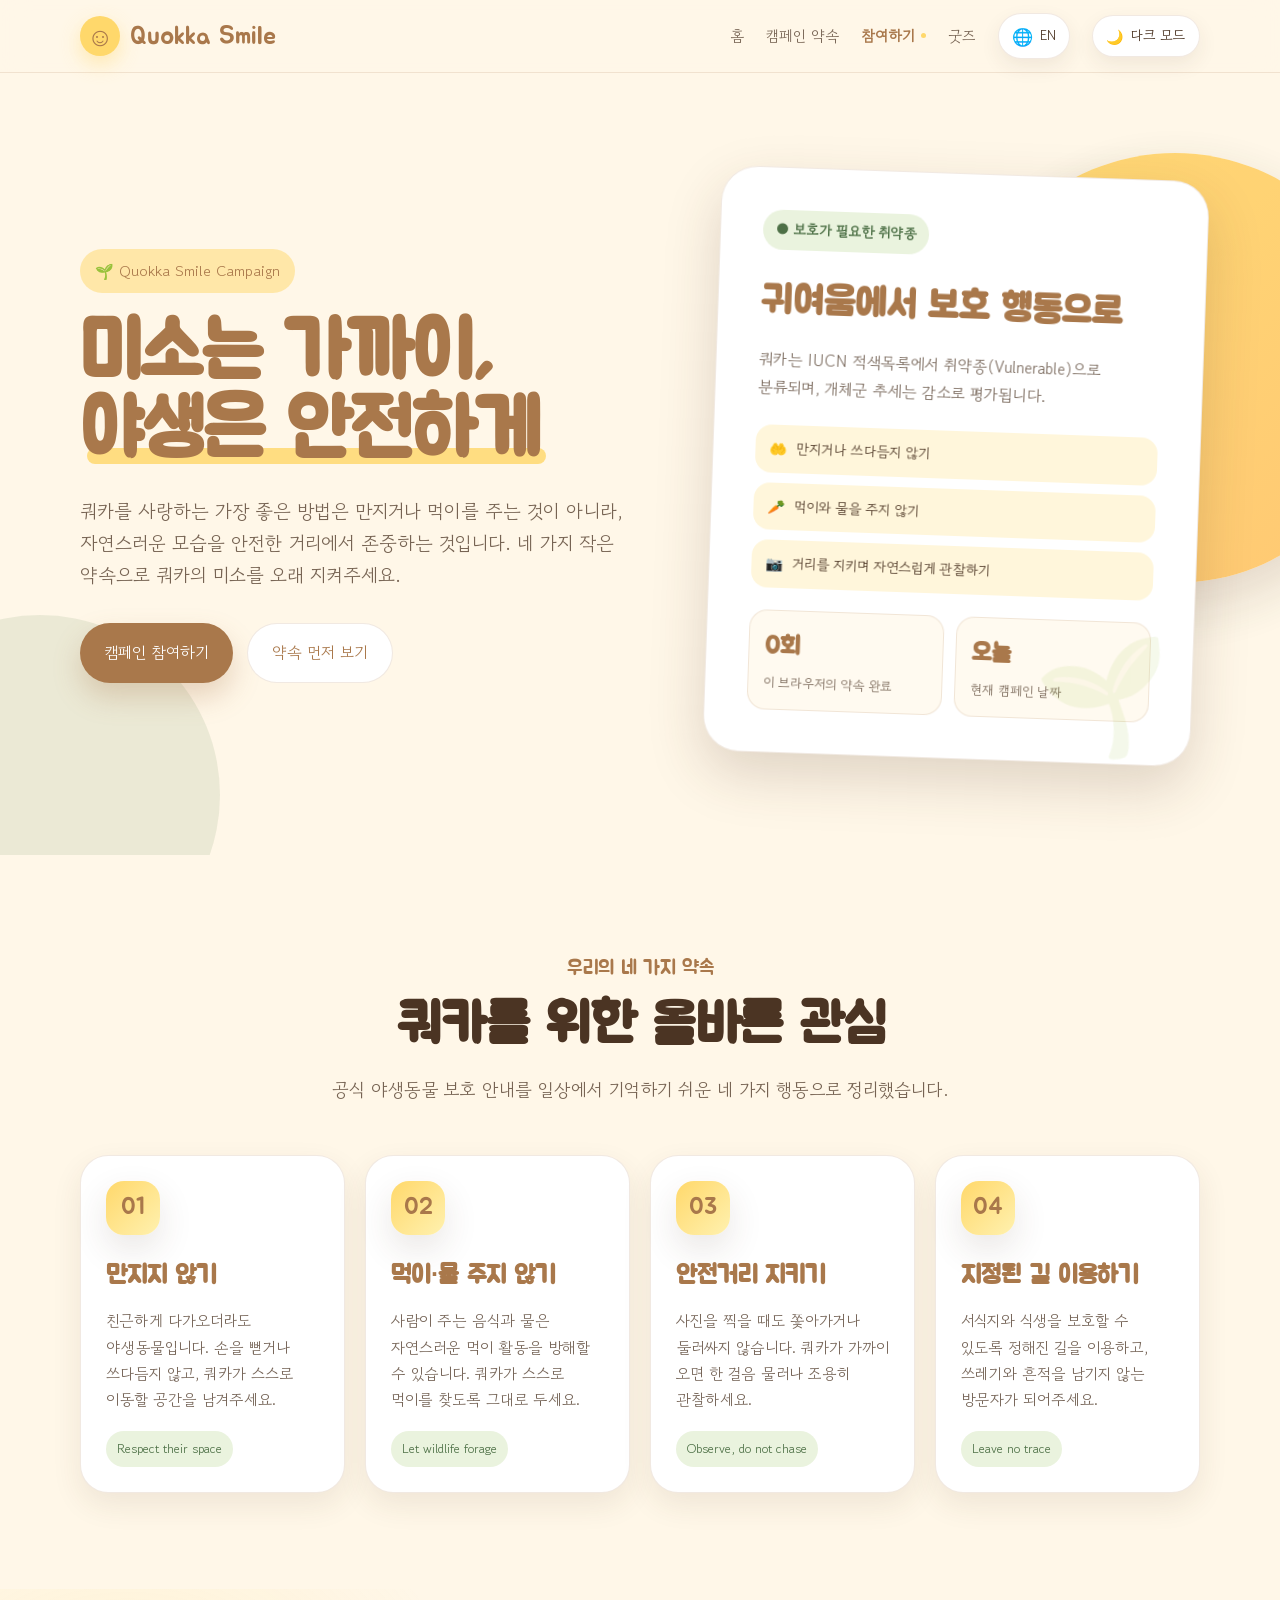
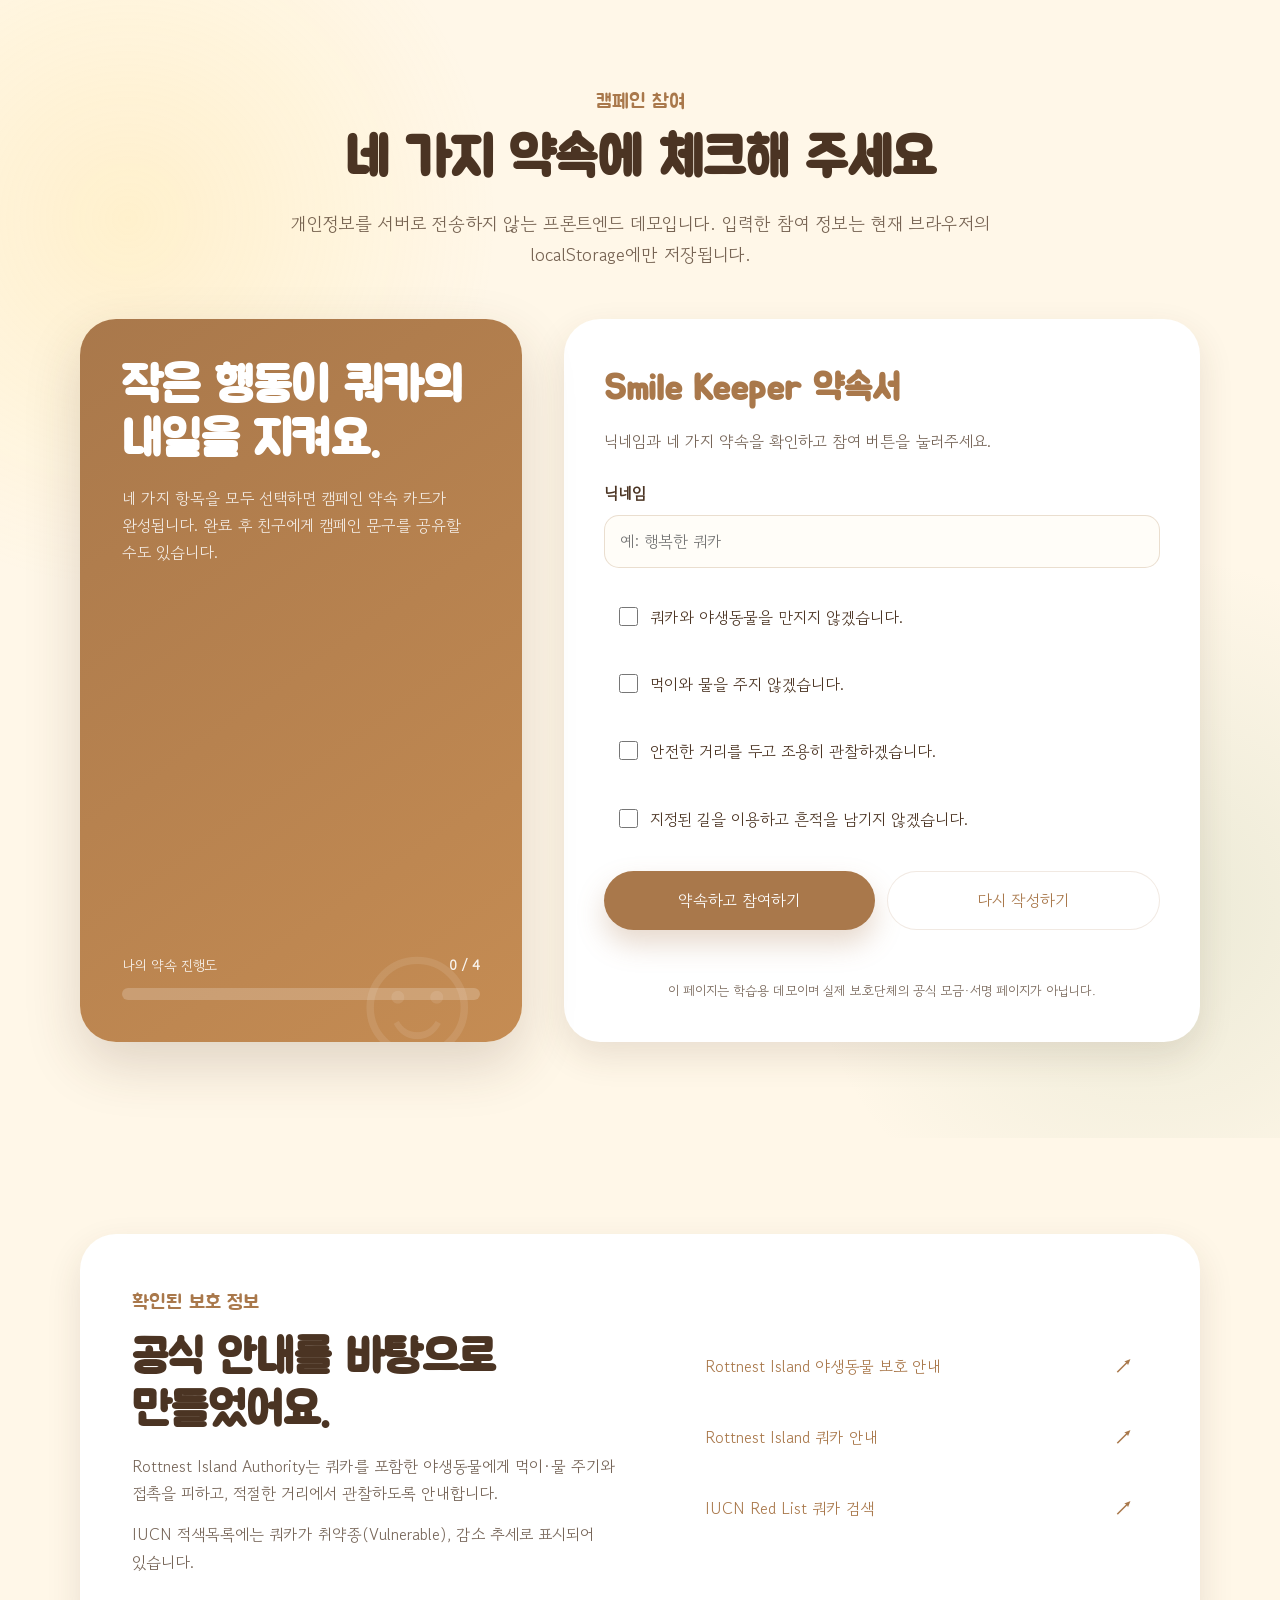
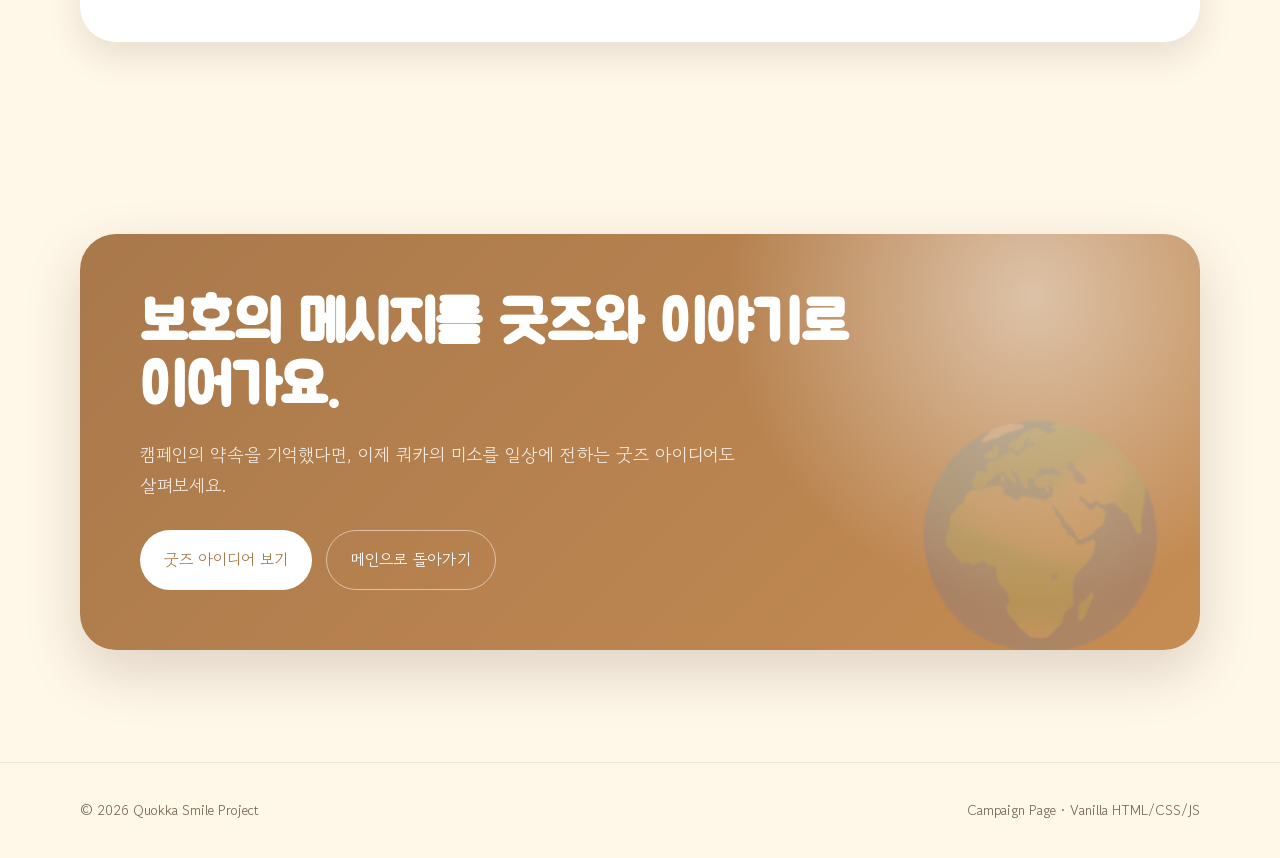
<file: campaign.html>
﻿<!DOCTYPE html>

<html lang="ko">
<head>
<meta charset="utf-8"/>
<meta content="width=device-width, initial-scale=1.0" name="viewport"/>
<title>Quokka Smile Campaign</title><link href="./assets/images/quokka-favicon.png" rel="icon" type="image/png"/>
<meta content="쿼카를 귀여움으로만 소비하지 않고, 안전한 거리에서 존중하며 보호하는 Quokka Smile Campaign" name="description"/>
<!-- Vanilla HTML/CSS/JS only -->
<link href="https://fonts.googleapis.com" rel="preconnect"/>
<link crossorigin="" href="https://fonts.gstatic.com" rel="preconnect"/>
<link href="https://fonts.googleapis.com/css2?family=Gowun+Dodum&amp;family=Jua&amp;display=swap" rel="stylesheet"/>


<script src="./assets/js/preload.js"></script>
<link rel="stylesheet" href="./assets/css/campaign.css"/>
</head>
<body data-page="campaign">
<header class="header">
<nav class="page nav">
<a aria-label="Quokka Smile Project 홈" class="logo" href="./index.html">
<span class="logo-mark">☺</span>
        Quokka Smile
      </a>
<button aria-expanded="false" aria-label="메뉴 열기" class="menu-btn" id="menuBtn" type="button">
<span></span>
<span></span>
<span></span>
</button>
<div class="nav-links" id="navLinks">
<a data-en="Home" data-i18n="k0" data-ko="홈" href="./index.html">홈</a>
<a data-en="Campaign promises" data-i18n="k1" data-ko="캠페인 약속" href="#promise">캠페인 약속</a>
<a data-en="Join" data-i18n="k2" data-ko="참여하기" href="#join">참여하기</a>
<a data-en="Goods" data-i18n="k3" data-ko="굿즈" href="./goods.html">굿즈</a>
<button aria-label="Switch to English" aria-pressed="false" class="theme-toggle language-toggle" id="languageToggle" type="button"><span aria-hidden="true" class="language-icon">🌐</span><span class="language-text">EN</span></button><button aria-label="다크 모드로 변경" aria-pressed="false" class="theme-toggle" id="themeToggle" type="button">
<span aria-hidden="true" class="theme-icon">🌙</span>
<span class="theme-text">다크 모드</span>
</button>
</div>
</nav>
</header>
<main>
<!-- Hero -->
<section class="campaign-hero">
<div class="page hero-grid">
<div>
<div class="badge" data-en="🌱 Quokka Smile Campaign" data-i18n="k4" data-ko="🌱 Quokka Smile Campaign">🌱 Quokka Smile Campaign</div>
<h1 class="hero-title" data-title-en="Keep the smile close,
keep wildlife safe" data-title-ko="미소는 가까이,
야생은 안전하게"><span aria-live="polite" class="typing-title" id="typingTitle"></span></h1>
<p class="hero-desc" data-en="The best way to love a quokka is not to touch or feed it, but to respect its natural behavior from a safe distance. Protect its smile through four small promises." data-i18n="k5" data-ko="쿼카를 사랑하는 가장 좋은 방법은 만지거나 먹이를 주는 것이 아니라, 자연스러운 모습을 안전한 거리에서 존중하는 것입니다. 네 가지 작은 약속으로 쿼카의 미소를 오래 지켜주세요.">
            쿼카를 사랑하는 가장 좋은 방법은 만지거나 먹이를 주는 것이 아니라,
            자연스러운 모습을 안전한 거리에서 존중하는 것입니다.
            네 가지 작은 약속으로 쿼카의 미소를 오래 지켜주세요.
          </p>
<div class="hero-actions">
<a class="btn btn-primary" data-en="Join the campaign" data-i18n="k6" data-ko="캠페인 참여하기" href="#join">캠페인 참여하기</a>
<a class="btn btn-soft" data-en="View the promises" data-i18n="k7" data-ko="약속 먼저 보기" href="#promise">약속 먼저 보기</a>
</div>
</div>
<aside aria-label="쿼카 보호 상태와 캠페인 핵심 정보" class="hero-card">
<div class="status-chip" data-en="● A vulnerable species needing protection" data-i18n="k8" data-ko="● 보호가 필요한 취약종">● 보호가 필요한 취약종</div>
<h2 data-en="From cuteness to protective action" data-i18n="k9" data-ko="귀여움에서 보호 행동으로">귀여움에서 보호 행동으로</h2>
<p data-en="The IUCN Red List classifies the quokka as Vulnerable and assesses its population trend as decreasing." data-i18n="k10" data-ko="쿼카는 IUCN 적색목록에서 취약종(Vulnerable)으로 분류되며, 개체군 추세는 감소로 평가됩니다.">
            쿼카는 IUCN 적색목록에서 취약종(Vulnerable)으로 분류되며,
            개체군 추세는 감소로 평가됩니다.
          </p>
<div class="hero-facts">
<div class="hero-fact">
<span>🤲</span>
<span data-en="Do not touch or pet" data-i18n="k11" data-ko="만지거나 쓰다듬지 않기">만지거나 쓰다듬지 않기</span>
</div>
<div class="hero-fact">
<span>🥕</span>
<span data-en="Do not give food or water" data-i18n="k12" data-ko="먹이와 물을 주지 않기">먹이와 물을 주지 않기</span>
</div>
<div class="hero-fact">
<span>📷</span>
<span data-en="Observe naturally from a safe distance" data-i18n="k13" data-ko="거리를 지키며 자연스럽게 관찰하기">거리를 지키며 자연스럽게 관찰하기</span>
</div>
</div>
<div aria-live="polite" class="live-stats">
<div class="live-stat">
<strong data-en="0 times" data-i18n="k14" data-ko="0회" id="keeperCount">0회</strong>
<span data-en="Promises completed in this browser" data-i18n="k15" data-ko="이 브라우저의 약속 완료">이 브라우저의 약속 완료</span>
</div>
<div class="live-stat">
<strong data-en="Today" data-i18n="k16" data-ko="오늘" id="todayLabel">오늘</strong>
<span data-en="Current campaign date" data-i18n="k17" data-ko="현재 캠페인 날짜">현재 캠페인 날짜</span>
</div>
</div>
</aside>
</div>
</section>
<!-- Promise -->
<section id="promise">
<div class="page">
<div class="section-head">
<span class="section-label" data-en="Our four promises" data-i18n="k18" data-ko="우리의 네 가지 약속">우리의 네 가지 약속</span>
<h2 data-en="The right way to care for quokkas" data-i18n="k19" data-ko="쿼카를 위한 올바른 관심">쿼카를 위한 올바른 관심</h2>
<p data-en="Official wildlife guidance is summarized into four everyday actions that are easy to remember." data-i18n="k20" data-ko="공식 야생동물 보호 안내를 일상에서 기억하기 쉬운 네 가지 행동으로 정리했습니다.">
            공식 야생동물 보호 안내를 일상에서 기억하기 쉬운 네 가지 행동으로 정리했습니다.
          </p>
</div>
<div class="promise-grid">
<article class="promise-card">
<div class="promise-number">01</div>
<h3 data-en="Do not touch" data-i18n="k21" data-ko="만지지 않기">만지지 않기</h3>
<p data-en="Even when it approaches, it is still wildlife. Do not reach out or pet it; leave room for it to move freely." data-i18n="k22" data-ko="친근하게 다가오더라도 야생동물입니다. 손을 뻗거나 쓰다듬지 않고, 쿼카가 스스로 이동할 공간을 남겨주세요.">
              친근하게 다가오더라도 야생동물입니다. 손을 뻗거나 쓰다듬지 않고,
              쿼카가 스스로 이동할 공간을 남겨주세요.
            </p>
<span class="promise-tag">Respect their space</span>
</article>
<article class="promise-card">
<div class="promise-number">02</div>
<h3 data-en="Do not feed or give water" data-i18n="k23" data-ko="먹이·물 주지 않기">먹이·물 주지 않기</h3>
<p data-en="Human food and water can disrupt natural foraging. Let quokkas find food on their own." data-i18n="k24" data-ko="사람이 주는 음식과 물은 자연스러운 먹이 활동을 방해할 수 있습니다. 쿼카가 스스로 먹이를 찾도록 그대로 두세요.">
              사람이 주는 음식과 물은 자연스러운 먹이 활동을 방해할 수 있습니다.
              쿼카가 스스로 먹이를 찾도록 그대로 두세요.
            </p>
<span class="promise-tag">Let wildlife forage</span>
</article>
<article class="promise-card">
<div class="promise-number">03</div>
<h3 data-en="Keep a safe distance" data-i18n="k25" data-ko="안전거리 지키기">안전거리 지키기</h3>
<p data-en="Do not chase or surround a quokka for photos. If one approaches, step back and observe quietly." data-i18n="k26" data-ko="사진을 찍을 때도 쫓아가거나 둘러싸지 않습니다. 쿼카가 가까이 오면 한 걸음 물러나 조용히 관찰하세요.">
              사진을 찍을 때도 쫓아가거나 둘러싸지 않습니다.
              쿼카가 가까이 오면 한 걸음 물러나 조용히 관찰하세요.
            </p>
<span class="promise-tag">Observe, do not chase</span>
</article>
<article class="promise-card">
<div class="promise-number">04</div>
<h3 data-en="Use designated paths" data-i18n="k27" data-ko="지정된 길 이용하기">지정된 길 이용하기</h3>
<p data-en="Use designated paths to protect habitat and vegetation, and leave no litter or trace behind." data-i18n="k28" data-ko="서식지와 식생을 보호할 수 있도록 정해진 길을 이용하고, 쓰레기와 흔적을 남기지 않는 방문자가 되어주세요.">
              서식지와 식생을 보호할 수 있도록 정해진 길을 이용하고,
              쓰레기와 흔적을 남기지 않는 방문자가 되어주세요.
            </p>
<span class="promise-tag">Leave no trace</span>
</article>
</div>
</div>
</section>
<!-- Join -->
<section class="join-section" id="join">
<div class="page">
<div class="section-head">
<span class="section-label" data-en="Campaign participation" data-i18n="k29" data-ko="캠페인 참여">캠페인 참여</span>
<h2 data-en="Check all four promises" data-i18n="k30" data-ko="네 가지 약속에 체크해 주세요">네 가지 약속에 체크해 주세요</h2>
<p data-en="This front-end demo sends no personal information to a server. Participation data is stored only in this browser’s localStorage." data-i18n="k31" data-ko="개인정보를 서버로 전송하지 않는 프론트엔드 데모입니다. 입력한 참여 정보는 현재 브라우저의 localStorage에만 저장됩니다.">
            개인정보를 서버로 전송하지 않는 프론트엔드 데모입니다.
            입력한 참여 정보는 현재 브라우저의 localStorage에만 저장됩니다.
          </p>
</div>
<div class="join-box">
<div class="join-message">
<div>
<h2 data-en="Small actions protect the quokka’s tomorrow." data-i18n="k32" data-ko="작은 행동이 쿼카의 내일을 지켜요.">작은 행동이<br/>쿼카의 내일을 지켜요.</h2>
<p data-en="Select all four items to complete your promise card. You can then share the campaign message with friends." data-i18n="k33" data-ko="네 가지 항목을 모두 선택하면 캠페인 약속 카드가 완성됩니다. 완료 후 친구에게 캠페인 문구를 공유할 수도 있습니다.">
                네 가지 항목을 모두 선택하면 캠페인 약속 카드가 완성됩니다.
                완료 후 친구에게 캠페인 문구를 공유할 수도 있습니다.
              </p>
</div>
<div class="progress-wrap">
<div class="progress-label">
<span data-en="My promise progress" data-i18n="k34" data-ko="나의 약속 진행도">나의 약속 진행도</span>
<strong data-en="0 / 4" data-i18n="k35" data-ko="0 / 4" id="progressText">0 / 4</strong>
</div>
<div aria-label="캠페인 약속 진행도" aria-valuemax="4" aria-valuemin="0" aria-valuenow="0" class="progress-track" id="progressTrack" role="progressbar">
<div class="progress-bar" id="progressBar"></div>
</div>
</div>
</div>
<form class="pledge-form" id="pledgeForm">
<h3 class="form-title" data-en="Smile Keeper Promise" data-i18n="k36" data-ko="Smile Keeper 약속서">Smile Keeper 약속서</h3>
<p class="form-desc" data-en="Check your nickname and four promises, then press the join button." data-i18n="k37" data-ko="닉네임과 네 가지 약속을 확인하고 참여 버튼을 눌러주세요.">닉네임과 네 가지 약속을 확인하고 참여 버튼을 눌러주세요.</p>
<div class="name-field">
<label data-en="Nickname" data-i18n="k38" data-ko="닉네임" for="nickname">닉네임</label>
<input autocomplete="nickname" id="nickname" maxlength="20" name="nickname" placeholder="예: 행복한 쿼카" required="" type="text"/>
</div>
<div class="check-list">
<label class="check-item">
<input name="promise" type="checkbox" value="touch"/>
<span data-en="I will not touch quokkas or other wildlife." data-i18n="k39" data-ko="쿼카와 야생동물을 만지지 않겠습니다.">쿼카와 야생동물을 만지지 않겠습니다.</span>
</label>
<label class="check-item">
<input name="promise" type="checkbox" value="feed"/>
<span data-en="I will not give food or water." data-i18n="k40" data-ko="먹이와 물을 주지 않겠습니다.">먹이와 물을 주지 않겠습니다.</span>
</label>
<label class="check-item">
<input name="promise" type="checkbox" value="distance"/>
<span data-en="I will observe quietly from a safe distance." data-i18n="k41" data-ko="안전한 거리를 두고 조용히 관찰하겠습니다.">안전한 거리를 두고 조용히 관찰하겠습니다.</span>
</label>
<label class="check-item">
<input name="promise" type="checkbox" value="path"/>
<span data-en="I will use designated paths and leave no trace." data-i18n="k42" data-ko="지정된 길을 이용하고 흔적을 남기지 않겠습니다.">지정된 길을 이용하고 흔적을 남기지 않겠습니다.</span>
</label>
</div>
<div class="form-actions">
<button class="btn btn-primary" data-en="Make the promise and join" data-i18n="k43" data-ko="약속하고 참여하기" type="submit">약속하고 참여하기</button>
<button class="btn btn-soft" data-en="Reset" data-i18n="k44" data-ko="다시 작성하기" id="resetBtn" type="button">다시 작성하기</button>
</div>
<p aria-live="polite" class="draft-status" id="draftStatus"></p>
<p class="form-note" data-en="This is a learning demo, not an official donation or petition page run by a conservation organization." data-i18n="k45" data-ko="이 페이지는 학습용 데모이며 실제 보호단체의 공식 모금·서명 페이지가 아닙니다.">
              이 페이지는 학습용 데모이며 실제 보호단체의 공식 모금·서명 페이지가 아닙니다.
            </p>
</form>
<div aria-live="polite" class="result-card" id="resultCard">
<div class="result-icon">🌱</div>
<h3 data-en="Campaign joined!" data-i18n="k46" data-ko="캠페인 참여 완료!" id="resultTitle">캠페인 참여 완료!</h3>
<p data-en="Your four promises have been saved. Remember them whenever you meet a quokka." data-i18n="k47" data-ko="네 가지 약속이 저장되었습니다. 쿼카를 만날 때 오늘의 약속을 기억해 주세요." id="resultMessage">
              네 가지 약속이 저장되었습니다. 쿼카를 만날 때 오늘의 약속을 기억해 주세요.
            </p>
<div class="result-actions">
<button class="btn btn-primary" data-en="Share campaign" data-i18n="k48" data-ko="캠페인 공유하기" id="shareCampaignBtn" type="button">캠페인 공유하기</button>
<button class="btn btn-soft" data-en="Review promises" data-i18n="k49" data-ko="약속 다시 보기" id="editPledgeBtn" type="button">약속 다시 보기</button>
</div>
</div>
</div>
</div>
</section>
<!-- Sources -->
<section id="sources">
<div class="page">
<div class="source-box">
<div>
<span class="section-label" data-en="Verified protection information" data-i18n="k50" data-ko="확인된 보호 정보">확인된 보호 정보</span>
<h2 data-en="Built from official guidance." data-i18n="k51" data-ko="공식 안내를 바탕으로 만들었어요.">공식 안내를 바탕으로 만들었어요.</h2>
<p data-en="Rottnest Island Authority advises visitors not to touch or give food or water to wildlife, including quokkas, and to observe from an appropriate distance." data-i18n="k52" data-ko="Rottnest Island Authority는 쿼카를 포함한 야생동물에게 먹이·물 주기와 접촉을 피하고, 적절한 거리에서 관찰하도록 안내합니다.">
              Rottnest Island Authority는 쿼카를 포함한 야생동물에게
              먹이·물 주기와 접촉을 피하고, 적절한 거리에서 관찰하도록 안내합니다.
            </p>
<p data-en="The IUCN Red List lists the quokka as Vulnerable with a decreasing population trend." data-i18n="k53" data-ko="IUCN 적색목록에는 쿼카가 취약종(Vulnerable), 감소 추세로 표시되어 있습니다.">
              IUCN 적색목록에는 쿼카가 취약종(Vulnerable), 감소 추세로 표시되어 있습니다.
            </p>
</div>
<div class="source-links">
<a class="source-link" href="https://www.rottnestisland.com/learn/nature-wildlife/protect-our-wildlife" rel="noopener noreferrer" target="_blank">
<span data-en="Rottnest Island wildlife protection guide" data-i18n="k54" data-ko="Rottnest Island 야생동물 보호 안내">Rottnest Island 야생동물 보호 안내</span>
<strong>↗</strong>
</a>
<a class="source-link" href="https://www.rottnestisland.com/see-do/wildlife-nature/quokkas" rel="noopener noreferrer" target="_blank">
<span data-en="Rottnest Island quokka guide" data-i18n="k55" data-ko="Rottnest Island 쿼카 안내">Rottnest Island 쿼카 안내</span>
<strong>↗</strong>
</a>
<a class="source-link" href="https://www.iucnredlist.org/search?searchType=species&amp;taxonomies=100245" rel="noopener noreferrer" target="_blank">
<span data-en="IUCN Red List quokka search" data-i18n="k56" data-ko="IUCN Red List 쿼카 검색">IUCN Red List 쿼카 검색</span>
<strong>↗</strong>
</a>
</div>
</div>
</div>
</section>
<!-- CTA -->
<section class="cta">
<div class="page">
<div class="cta-box">
<h2 data-en="Carry the protection message into goods and stories." data-i18n="k57" data-ko="보호의 메시지를 굿즈와 이야기로 이어가요.">보호의 메시지를 굿즈와 이야기로 이어가요.</h2>
<p data-en="After remembering the campaign promises, explore goods ideas that bring the quokka’s smile into everyday life." data-i18n="k58" data-ko="캠페인의 약속을 기억했다면, 이제 쿼카의 미소를 일상에 전하는 굿즈 아이디어도 살펴보세요.">
            캠페인의 약속을 기억했다면, 이제 쿼카의 미소를 일상에 전하는
            굿즈 아이디어도 살펴보세요.
          </p>
<div class="cta-actions">
<a class="btn btn-light" data-en="Explore goods ideas" data-i18n="k59" data-ko="굿즈 아이디어 보기" href="./goods.html">굿즈 아이디어 보기</a>
<a class="btn btn-outline" data-en="Back to home" data-i18n="k60" data-ko="메인으로 돌아가기" href="./index.html">메인으로 돌아가기</a>
</div>
</div>
</div>
</section>
</main>
<footer class="footer">
<div class="page footer-inner">
<p>© 2026 Quokka Smile Project</p>
<p>Campaign Page · Vanilla HTML/CSS/JS</p>
</div>
</footer>
<div class="toast" data-en="Your campaign message is ready ☺" data-i18n="k61" data-ko="캠페인 메시지가 준비됐어요 ☺" id="toast">캠페인 메시지가 준비됐어요 ☺</div>



<script src="./assets/js/campaign.js" defer></script>
</body>
</html>
</file>
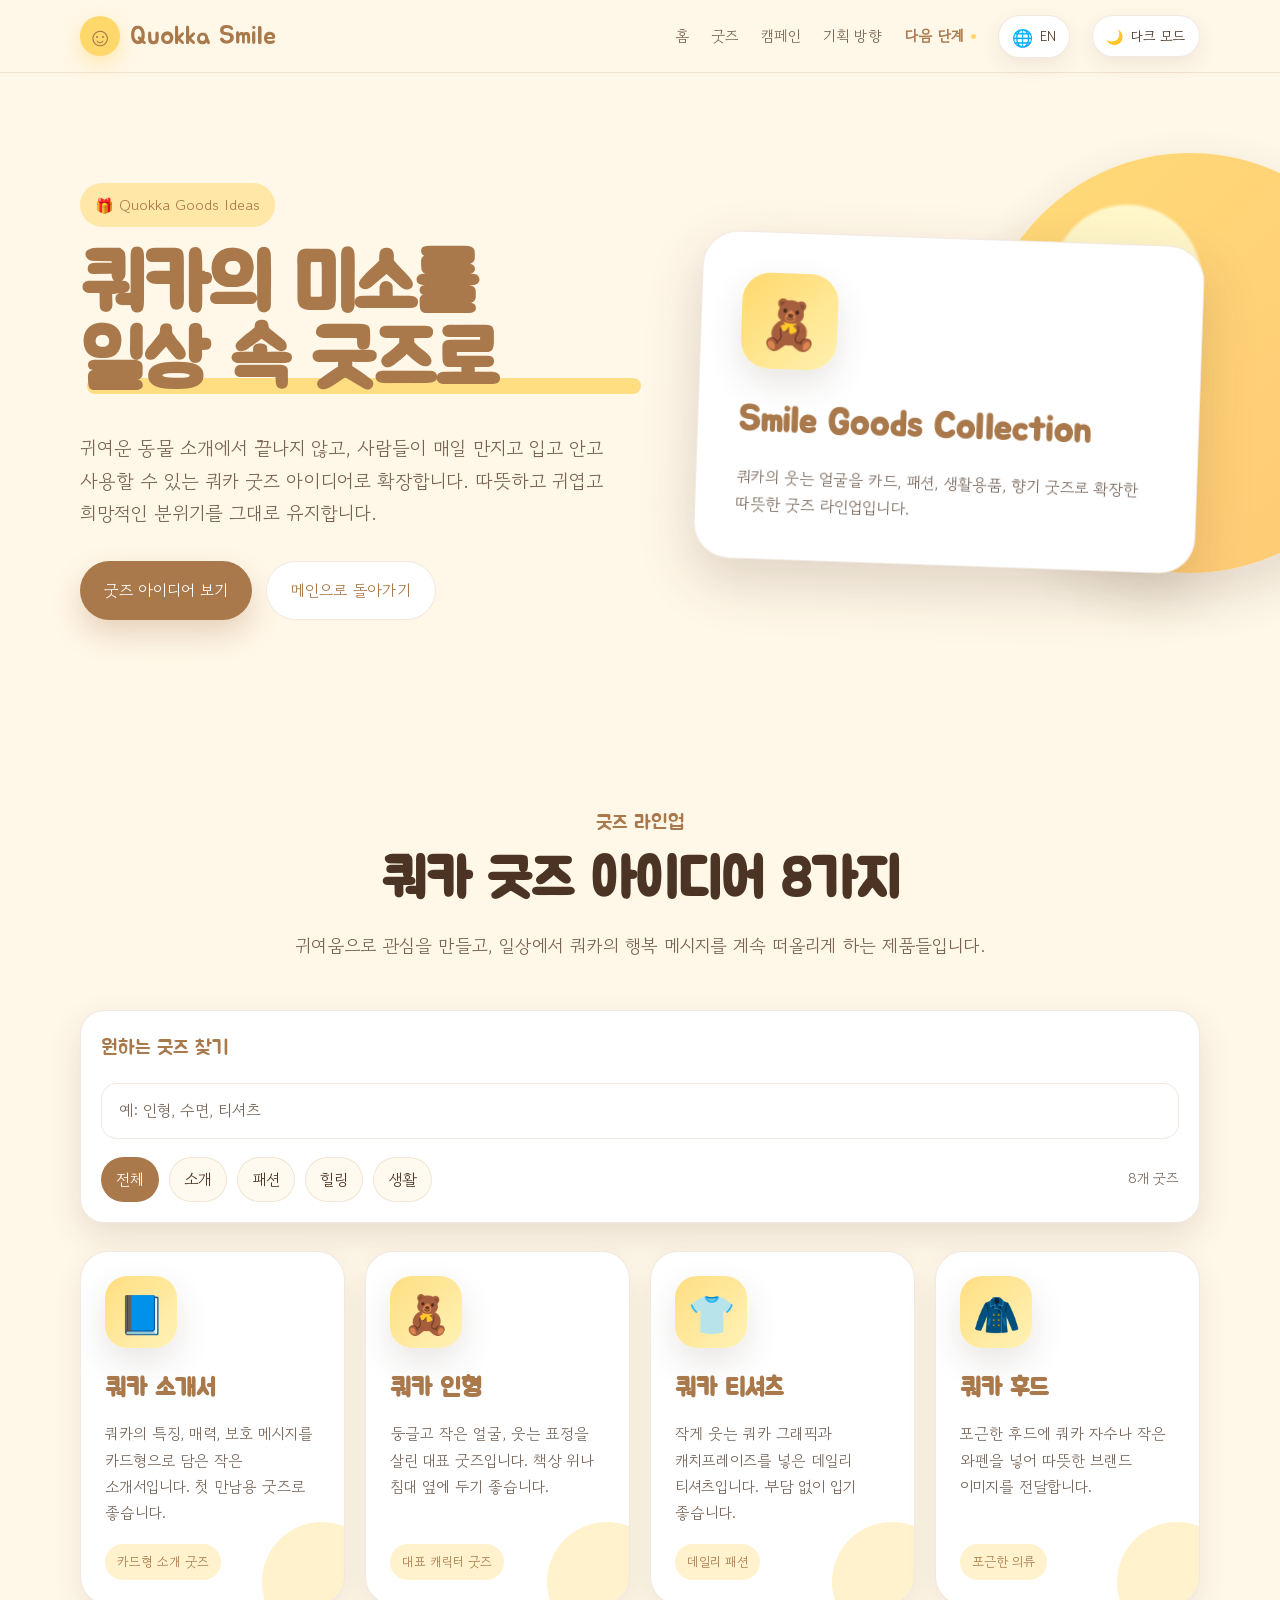
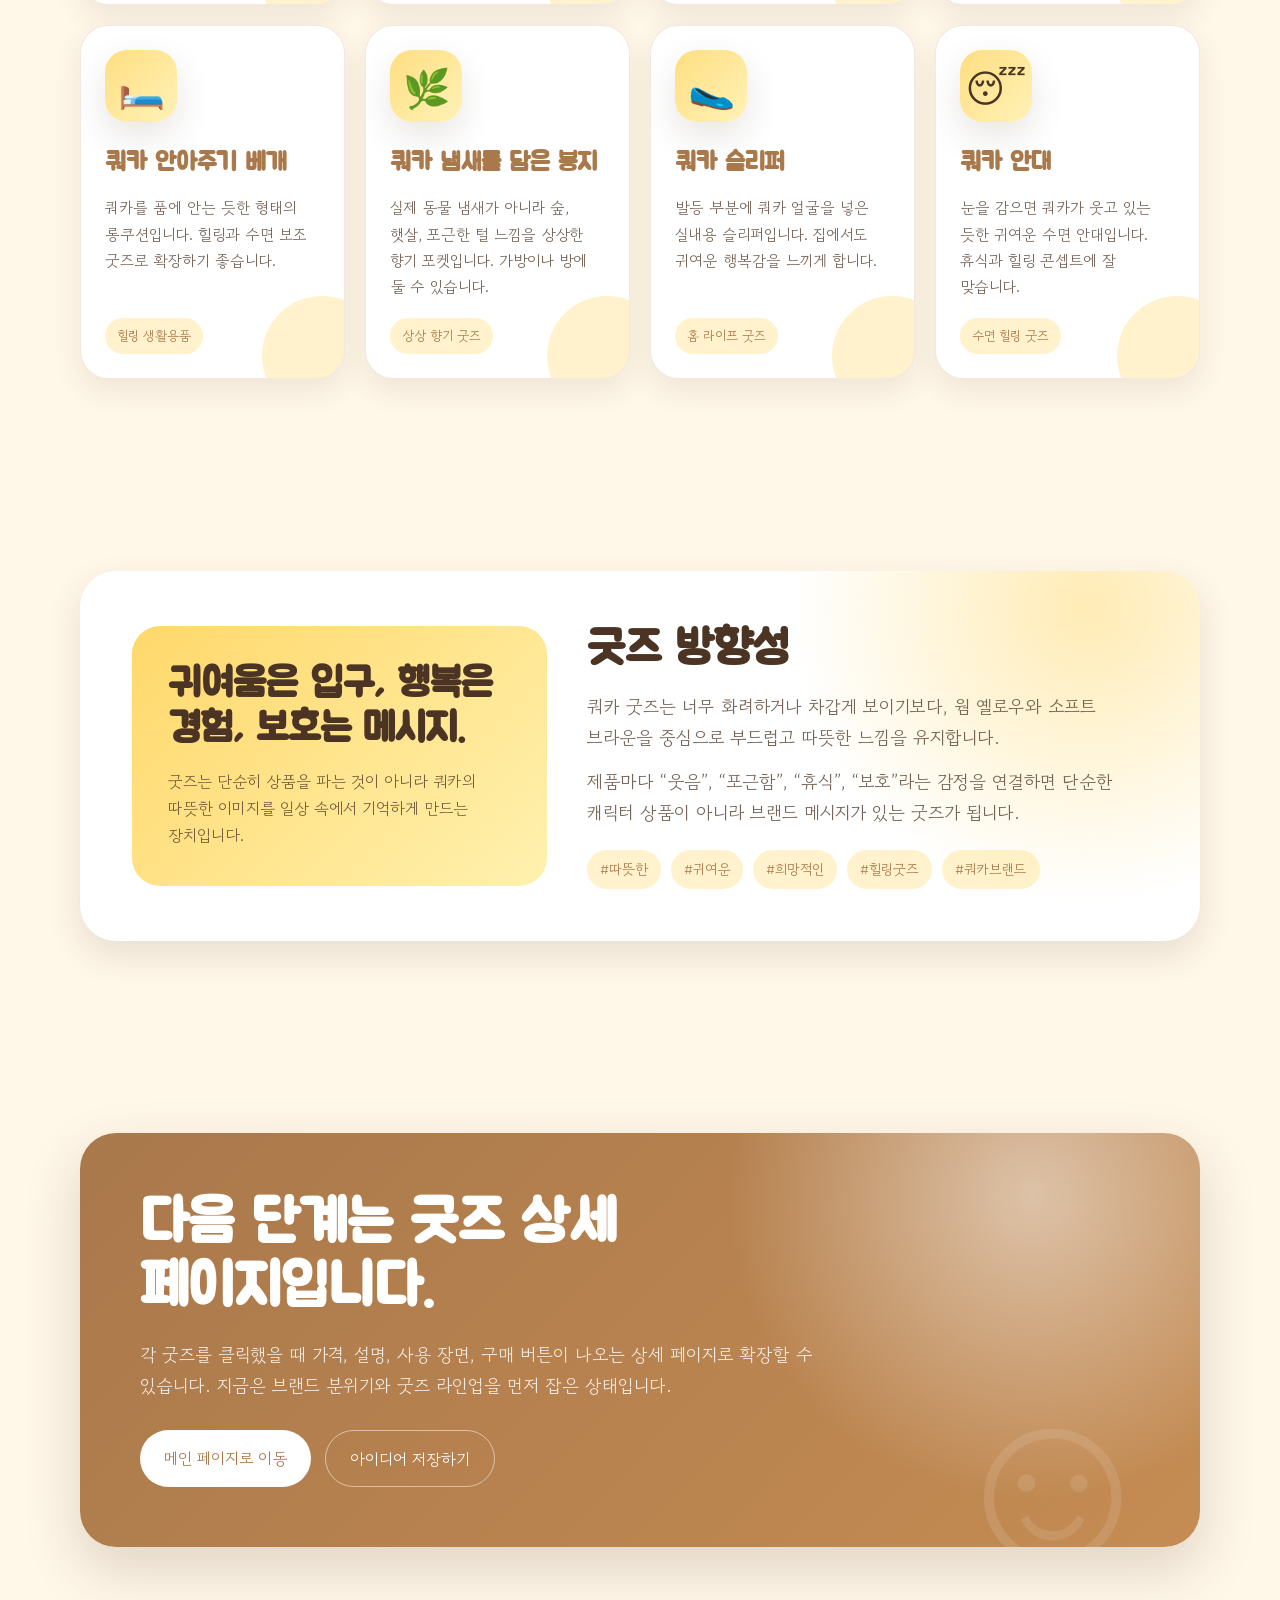
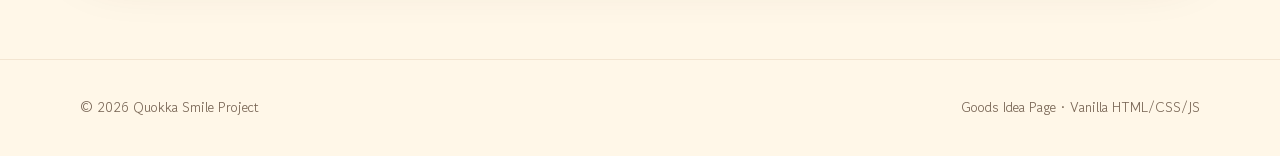
<file: goods.html>
﻿<!DOCTYPE html>

<html lang="ko">
<head>
<meta charset="utf-8"/>
<meta content="width=device-width, initial-scale=1.0" name="viewport"/>
<title>Quokka Goods Ideas</title><link href="./assets/images/quokka-favicon.png" rel="icon" type="image/png"/>
<!-- Vanilla HTML/CSS/JS only -->
<link href="https://fonts.googleapis.com" rel="preconnect"/>
<link crossorigin="" href="https://fonts.gstatic.com" rel="preconnect"/>
<link href="https://fonts.googleapis.com/css2?family=Gowun+Dodum&amp;family=Jua&amp;display=swap" rel="stylesheet"/>


<script src="./assets/js/preload.js"></script>
<link rel="stylesheet" href="./assets/css/goods.css"/>
</head>
<body data-page="goods">
<header class="header">
<nav class="page nav">
<a aria-label="Quokka Smile Project 홈" class="logo" href="./index.html">
<span class="logo-mark">☺</span>
        Quokka Smile
      </a>
<button aria-expanded="false" aria-label="메뉴 열기" class="menu-btn" id="menuBtn" type="button">
<span></span>
<span></span>
<span></span>
</button>
<div class="nav-links" id="navLinks">
<a data-en="Home" data-i18n="k0" data-ko="홈" href="./index.html">홈</a>
<a data-en="Goods" data-i18n="k1" data-ko="굿즈" href="#goods">굿즈</a>
<a data-en="Campaign" data-i18n="k2" data-ko="캠페인" href="./campaign.html">캠페인</a>
<a data-en="Direction" data-i18n="k3" data-ko="기획 방향" href="#story">기획 방향</a>
<a data-en="Next step" data-i18n="k4" data-ko="다음 단계" href="#next">다음 단계</a>
<button aria-label="Switch to English" aria-pressed="false" class="theme-toggle language-toggle" id="languageToggle" type="button"><span aria-hidden="true" class="language-icon">🌐</span><span class="language-text">EN</span></button><button aria-label="다크 모드로 변경" aria-pressed="false" class="theme-toggle" id="themeToggle" type="button">
<span aria-hidden="true" class="theme-icon">🌙</span>
<span class="theme-text">다크 모드</span>
</button>
</div>
</nav>
</header>
<main>
<!-- Hero -->
<section class="goods-hero">
<div class="page hero-grid">
<div>
<div class="badge" data-en="🎁 Quokka Goods Ideas" data-i18n="k5" data-ko="🎁 Quokka Goods Ideas">🎁 Quokka Goods Ideas</div>
<h1 class="hero-title" data-title-en="Bring the quokka smile
into everyday life" data-title-ko="쿼카의 미소를
일상 속 굿즈로"><span aria-live="polite" class="typing-title" id="typingTitle"></span></h1>
<p class="hero-desc" data-en="We go beyond introducing a cute animal and expand the quokka into goods people can touch, wear, hug, and use every day—while preserving a warm, cute, and hopeful mood." data-i18n="k7" data-ko="귀여운 동물 소개에서 끝나지 않고, 사람들이 매일 만지고 입고 안고 사용할 수 있는 쿼카 굿즈 아이디어로 확장합니다. 따뜻하고 귀엽고 희망적인 분위기를 그대로 유지합니다.">
            귀여운 동물 소개에서 끝나지 않고, 사람들이 매일 만지고 입고 안고 사용할 수 있는
            쿼카 굿즈 아이디어로 확장합니다. 따뜻하고 귀엽고 희망적인 분위기를 그대로 유지합니다.
          </p>
<div class="hero-actions">
<a class="btn btn-primary" data-en="Explore goods ideas" data-i18n="k8" data-ko="굿즈 아이디어 보기" href="#goods">굿즈 아이디어 보기</a>
<a class="btn btn-soft" data-en="Back to home" data-i18n="k9" data-ko="메인으로 돌아가기" href="./index.html">메인으로 돌아가기</a>
</div>
</div>
<div class="hero-card">
<div class="hero-card-icon">🧸</div>
<h2>Smile Goods Collection</h2>
<p data-en="A warm collection that brings the quokka’s smile to cards, fashion, lifestyle items, and scented goods." data-i18n="k10" data-ko="쿼카의 웃는 얼굴을 카드, 패션, 생활용품, 향기 굿즈로 확장한 따뜻한 굿즈 라인업입니다.">
            쿼카의 웃는 얼굴을 카드, 패션, 생활용품, 향기 굿즈로 확장한
            따뜻한 굿즈 라인업입니다.
          </p>
</div>
</div>
</section>
<!-- Goods Cards -->
<section id="goods">
<div class="page">
<div class="section-head">
<span class="section-label" data-en="Goods lineup" data-i18n="k11" data-ko="굿즈 라인업">굿즈 라인업</span>
<h2 data-en="8 quokka goods ideas" data-i18n="k12" data-ko="쿼카 굿즈 아이디어 8가지">쿼카 굿즈 아이디어 8가지</h2>
<p data-en="These products attract attention through cuteness and keep the quokka’s message of happiness present in everyday life." data-i18n="k13" data-ko="귀여움으로 관심을 만들고, 일상에서 쿼카의 행복 메시지를 계속 떠올리게 하는 제품들입니다.">
            귀여움으로 관심을 만들고, 일상에서 쿼카의 행복 메시지를 계속 떠올리게 하는 제품들입니다.
          </p>
</div>
<div aria-label="굿즈 검색과 필터" class="goods-tools">
<label class="section-label" data-en="Find your goods" data-i18n="k14" data-ko="원하는 굿즈 찾기" for="goodsSearch" style="margin: 0;">원하는 굿즈 찾기</label>
<input autocomplete="off" class="goods-search" id="goodsSearch" placeholder="예: 인형, 수면, 티셔츠" type="search"/>
<div class="filter-row" id="filterRow">
<button class="filter-btn active" data-en="All" data-filter="all" data-i18n="k15" data-ko="전체" type="button">전체</button>
<button class="filter-btn" data-en="Intro" data-filter="guide" data-i18n="k16" data-ko="소개" type="button">소개</button>
<button class="filter-btn" data-en="Fashion" data-filter="fashion" data-i18n="k17" data-ko="패션" type="button">패션</button>
<button class="filter-btn" data-en="Healing" data-filter="healing" data-i18n="k18" data-ko="힐링" type="button">힐링</button>
<button class="filter-btn" data-en="Lifestyle" data-filter="life" data-i18n="k19" data-ko="생활" type="button">생활</button>
<span class="goods-result-count" data-en="8 items" data-i18n="k20" data-ko="8개 굿즈" id="goodsResultCount">8개 굿즈</span>
</div>
</div>
<div class="goods-grid">
<article class="goods-card" data-category="guide">
<div class="goods-icon">📘</div>
<h3 data-en="Quokka introduction cards" data-i18n="k21" data-ko="쿼카 소개서">쿼카 소개서</h3>
<p data-en="A compact card set introducing quokka traits, charm, and protection messages—perfect for a first encounter." data-i18n="k22" data-ko="쿼카의 특징, 매력, 보호 메시지를 카드형으로 담은 작은 소개서입니다. 첫 만남용 굿즈로 좋습니다.">
              쿼카의 특징, 매력, 보호 메시지를 카드형으로 담은 작은 소개서입니다.
              첫 만남용 굿즈로 좋습니다.
            </p>
<span class="goods-tag" data-en="Introduction cards" data-i18n="k23" data-ko="카드형 소개 굿즈">카드형 소개 굿즈</span>
</article>
<article class="goods-card" data-category="healing">
<div class="goods-icon">🧸</div>
<h3 data-en="Quokka plush" data-i18n="k24" data-ko="쿼카 인형">쿼카 인형</h3>
<p data-en="A signature plush featuring a small round face and smiling expression, ideal for a desk or bedside." data-i18n="k25" data-ko="둥글고 작은 얼굴, 웃는 표정을 살린 대표 굿즈입니다. 책상 위나 침대 옆에 두기 좋습니다.">
              둥글고 작은 얼굴, 웃는 표정을 살린 대표 굿즈입니다.
              책상 위나 침대 옆에 두기 좋습니다.
            </p>
<span class="goods-tag" data-en="Signature character item" data-i18n="k26" data-ko="대표 캐릭터 굿즈">대표 캐릭터 굿즈</span>
</article>
<article class="goods-card" data-category="fashion">
<div class="goods-icon">👕</div>
<h3 data-en="Quokka T-shirt" data-i18n="k27" data-ko="쿼카 티셔츠">쿼카 티셔츠</h3>
<p data-en="An easy everyday T-shirt with a small smiling quokka graphic and catchphrase." data-i18n="k28" data-ko="작게 웃는 쿼카 그래픽과 캐치프레이즈를 넣은 데일리 티셔츠입니다. 부담 없이 입기 좋습니다.">
              작게 웃는 쿼카 그래픽과 캐치프레이즈를 넣은 데일리 티셔츠입니다.
              부담 없이 입기 좋습니다.
            </p>
<span class="goods-tag" data-en="Daily fashion" data-i18n="k29" data-ko="데일리 패션">데일리 패션</span>
</article>
<article class="goods-card" data-category="fashion">
<div class="goods-icon">🧥</div>
<h3 data-en="Quokka hoodie" data-i18n="k30" data-ko="쿼카 후드">쿼카 후드</h3>
<p data-en="A cozy hoodie with quokka embroidery or a small patch that carries the warm brand image." data-i18n="k31" data-ko="포근한 후드에 쿼카 자수나 작은 와펜을 넣어 따뜻한 브랜드 이미지를 전달합니다.">
              포근한 후드에 쿼카 자수나 작은 와펜을 넣어 따뜻한 브랜드 이미지를 전달합니다.
            </p>
<span class="goods-tag" data-en="Cozy apparel" data-i18n="k32" data-ko="포근한 의류">포근한 의류</span>
</article>
<article class="goods-card" data-category="healing">
<div class="goods-icon">🛏️</div>
<h3 data-en="Quokka hug pillow" data-i18n="k33" data-ko="쿼카 안아주기 베개">쿼카 안아주기 베개</h3>
<p data-en="A long cushion shaped to feel like hugging a quokka, suited for relaxation and sleep support." data-i18n="k34" data-ko="쿼카를 품에 안는 듯한 형태의 롱쿠션입니다. 힐링과 수면 보조 굿즈로 확장하기 좋습니다.">
              쿼카를 품에 안는 듯한 형태의 롱쿠션입니다.
              힐링과 수면 보조 굿즈로 확장하기 좋습니다.
            </p>
<span class="goods-tag" data-en="Healing lifestyle item" data-i18n="k35" data-ko="힐링 생활용품">힐링 생활용품</span>
</article>
<article class="goods-card" data-category="life">
<div class="goods-icon">🌿</div>
<h3 data-en="Quokka-inspired scent pouch" data-i18n="k36" data-ko="쿼카 냄새를 담은 봉지">쿼카 냄새를 담은 봉지</h3>
<p data-en="A scent pouch inspired not by an animal smell, but by forest air, sunlight, and soft fur." data-i18n="k37" data-ko="실제 동물 냄새가 아니라 숲, 햇살, 포근한 털 느낌을 상상한 향기 포켓입니다. 가방이나 방에 둘 수 있습니다.">
              실제 동물 냄새가 아니라 숲, 햇살, 포근한 털 느낌을 상상한 향기 포켓입니다.
              가방이나 방에 둘 수 있습니다.
            </p>
<span class="goods-tag" data-en="Imagined scent item" data-i18n="k38" data-ko="상상 향기 굿즈">상상 향기 굿즈</span>
</article>
<article class="goods-card" data-category="life">
<div class="goods-icon">🥿</div>
<h3 data-en="Quokka slippers" data-i18n="k39" data-ko="쿼카 슬리퍼">쿼카 슬리퍼</h3>
<p data-en="Indoor slippers featuring a quokka face, bringing cheerful cuteness into the home." data-i18n="k40" data-ko="발등 부분에 쿼카 얼굴을 넣은 실내용 슬리퍼입니다. 집에서도 귀여운 행복감을 느끼게 합니다.">
              발등 부분에 쿼카 얼굴을 넣은 실내용 슬리퍼입니다.
              집에서도 귀여운 행복감을 느끼게 합니다.
            </p>
<span class="goods-tag" data-en="Home lifestyle item" data-i18n="k41" data-ko="홈 라이프 굿즈">홈 라이프 굿즈</span>
</article>
<article class="goods-card" data-category="healing">
<div class="goods-icon">😴</div>
<h3 data-en="Quokka sleep mask" data-i18n="k42" data-ko="쿼카 안대">쿼카 안대</h3>
<p data-en="A cute sleep mask that makes the quokka look as though it is smiling when your eyes are closed." data-i18n="k43" data-ko="눈을 감으면 쿼카가 웃고 있는 듯한 귀여운 수면 안대입니다. 휴식과 힐링 콘셉트에 잘 맞습니다.">
              눈을 감으면 쿼카가 웃고 있는 듯한 귀여운 수면 안대입니다.
              휴식과 힐링 콘셉트에 잘 맞습니다.
            </p>
<span class="goods-tag" data-en="Sleep and healing item" data-i18n="k44" data-ko="수면 힐링 굿즈">수면 힐링 굿즈</span>
</article>
</div>
<div class="empty-result" data-en="No goods match your search. Try another keyword." data-i18n="k45" data-ko="검색 조건에 맞는 굿즈가 없어요. 다른 검색어를 입력해 보세요." id="emptyResult">검색 조건에 맞는 굿즈가 없어요. 다른 검색어를 입력해 보세요.</div>
</div>
</section>
<!-- Story -->
<section id="story">
<div class="page">
<div class="idea-box">
<div class="idea-quote">
<strong data-en="Cuteness is the entrance, happiness is the experience, and protection is the message." data-i18n="k46" data-ko="귀여움은 입구, 행복은 경험, 보호는 메시지.">귀여움은 입구, 행복은 경험, 보호는 메시지.</strong>
<span data-en="Goods are more than products—they keep the quokka’s warm image present in daily life." data-i18n="k47" data-ko="굿즈는 단순히 상품을 파는 것이 아니라 쿼카의 따뜻한 이미지를 일상 속에서 기억하게 만드는 장치입니다.">
              굿즈는 단순히 상품을 파는 것이 아니라 쿼카의 따뜻한 이미지를 일상 속에서 기억하게 만드는 장치입니다.
            </span>
</div>
<div class="idea-text">
<h2 data-en="Goods direction" data-i18n="k48" data-ko="굿즈 방향성">굿즈 방향성</h2>
<p data-en="Rather than feeling flashy or cold, the goods use warm yellow and soft brown to stay gentle and welcoming." data-i18n="k49" data-ko="쿼카 굿즈는 너무 화려하거나 차갑게 보이기보다, 웜 옐로우와 소프트 브라운을 중심으로 부드럽고 따뜻한 느낌을 유지합니다.">
              쿼카 굿즈는 너무 화려하거나 차갑게 보이기보다,
              웜 옐로우와 소프트 브라운을 중심으로 부드럽고 따뜻한 느낌을 유지합니다.
            </p>
<p data-en="Connecting each item to smiles, comfort, rest, and protection turns character merchandise into meaningful brand goods." data-i18n="k50" data-ko="제품마다 “웃음”, “포근함”, “휴식”, “보호”라는 감정을 연결하면 단순한 캐릭터 상품이 아니라 브랜드 메시지가 있는 굿즈가 됩니다.">
              제품마다 “웃음”, “포근함”, “휴식”, “보호”라는 감정을 연결하면
              단순한 캐릭터 상품이 아니라 브랜드 메시지가 있는 굿즈가 됩니다.
            </p>
<div class="mini-tags">
<span data-en="#Warm" data-i18n="k51" data-ko="#따뜻한">#따뜻한</span>
<span data-en="#Cute" data-i18n="k52" data-ko="#귀여운">#귀여운</span>
<span data-en="#Hopeful" data-i18n="k53" data-ko="#희망적인">#희망적인</span>
<span data-en="#HealingGoods" data-i18n="k54" data-ko="#힐링굿즈">#힐링굿즈</span>
<span data-en="#QuokkaBrand" data-i18n="k55" data-ko="#쿼카브랜드">#쿼카브랜드</span>
</div>
</div>
</div>
</div>
</section>
<!-- CTA -->
<section class="cta" id="next">
<div class="page">
<div class="cta-box">
<h2 data-en="The next step is a detailed goods page." data-i18n="k56" data-ko="다음 단계는 굿즈 상세 페이지입니다.">다음 단계는 굿즈 상세 페이지입니다.</h2>
<p data-en="Each item can expand into a detail page with pricing, descriptions, usage scenes, and a purchase button. For now, the brand mood and lineup are established." data-i18n="k57" data-ko="각 굿즈를 클릭했을 때 가격, 설명, 사용 장면, 구매 버튼이 나오는 상세 페이지로 확장할 수 있습니다. 지금은 브랜드 분위기와 굿즈 라인업을 먼저 잡은 상태입니다.">
            각 굿즈를 클릭했을 때 가격, 설명, 사용 장면, 구매 버튼이 나오는 상세 페이지로 확장할 수 있습니다.
            지금은 브랜드 분위기와 굿즈 라인업을 먼저 잡은 상태입니다.
          </p>
<div class="cta-actions">
<a class="btn btn-light" data-en="Go to home" data-i18n="k58" data-ko="메인 페이지로 이동" href="./index.html">메인 페이지로 이동</a>
<button class="btn btn-outline" data-en="Save ideas" data-i18n="k59" data-ko="아이디어 저장하기" id="ideaBtn" type="button">아이디어 저장하기</button>
</div>
</div>
</div>
</section>
</main>
<footer class="footer">
<div class="page footer-inner">
<p>© 2026 Quokka Smile Project</p>
<p>Goods Idea Page · Vanilla HTML/CSS/JS</p>
</div>
</footer>
<div class="toast" data-en="Your ideas are ready ☺" data-i18n="k60" data-ko="아이디어가 준비됐어요 ☺" id="toast">아이디어가 준비됐어요 ☺</div>



<script src="./assets/js/goods.js" defer></script>
</body>
</html>
</file>
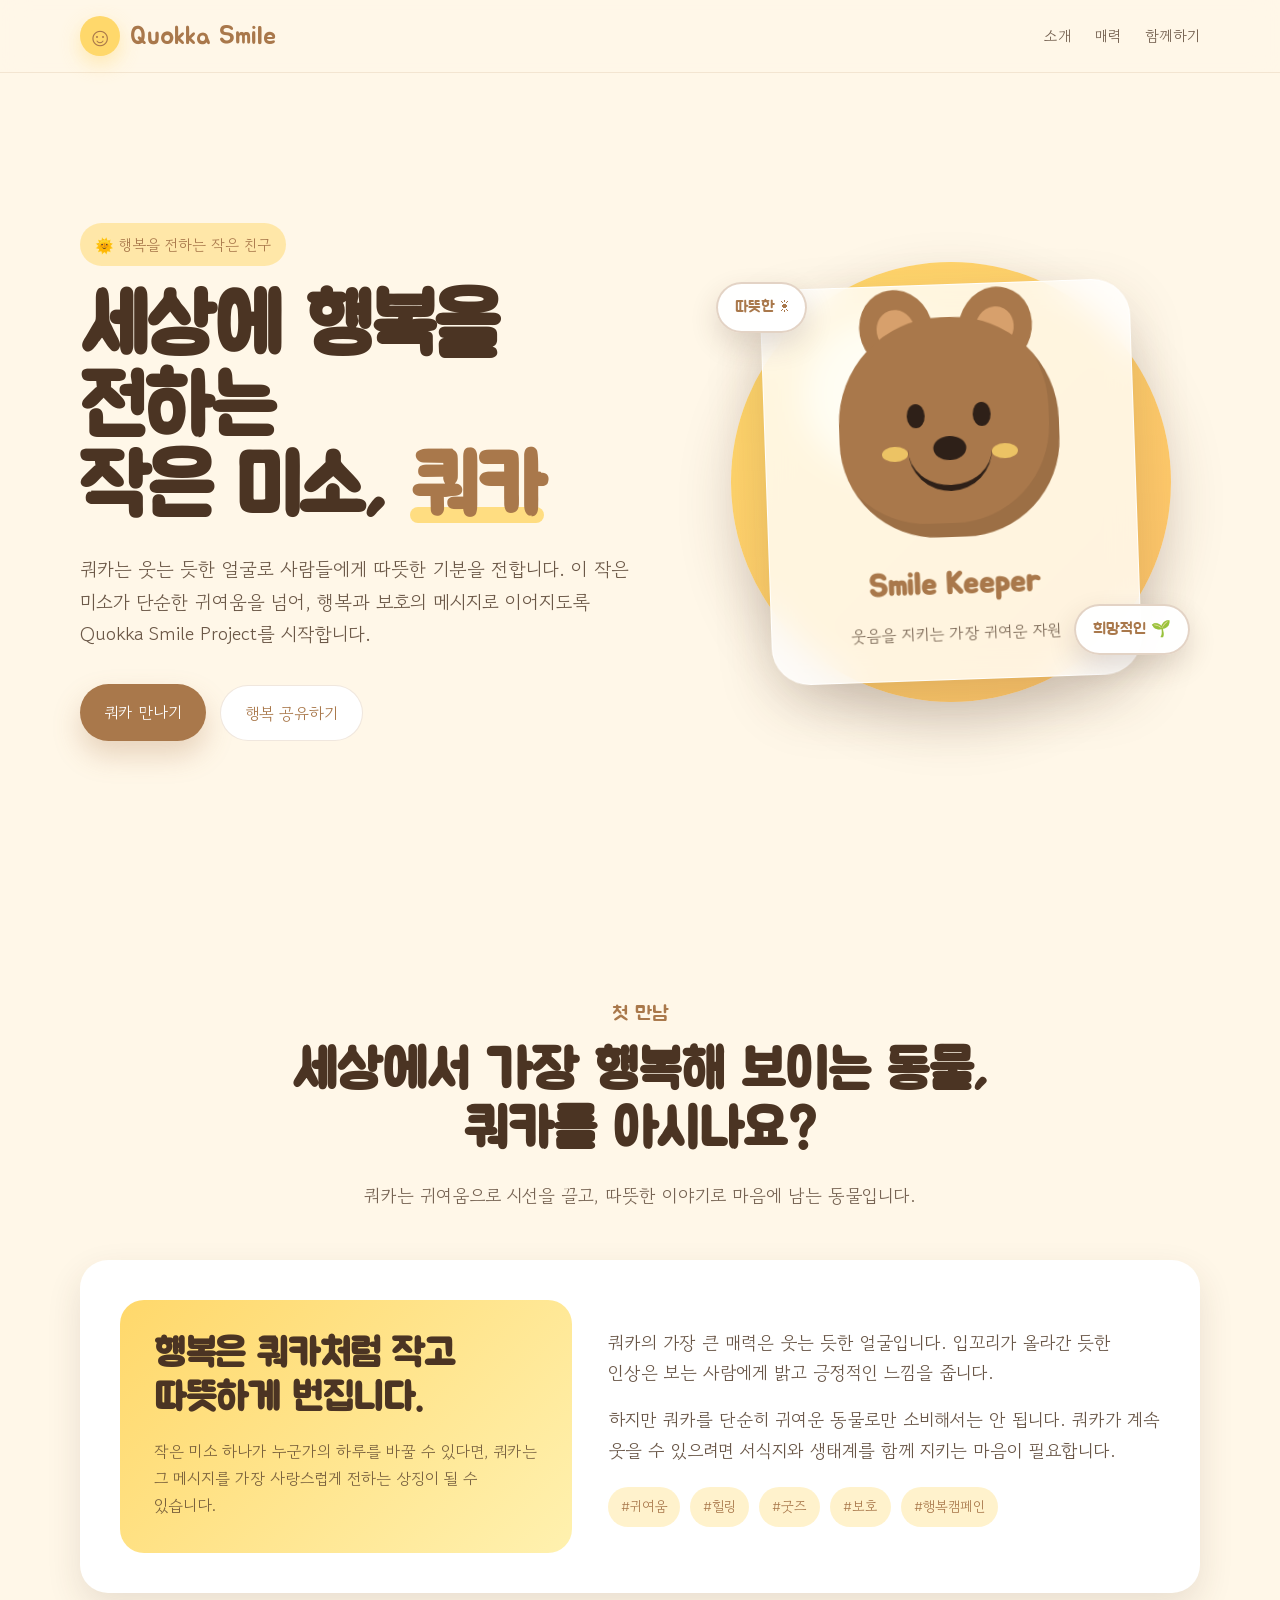
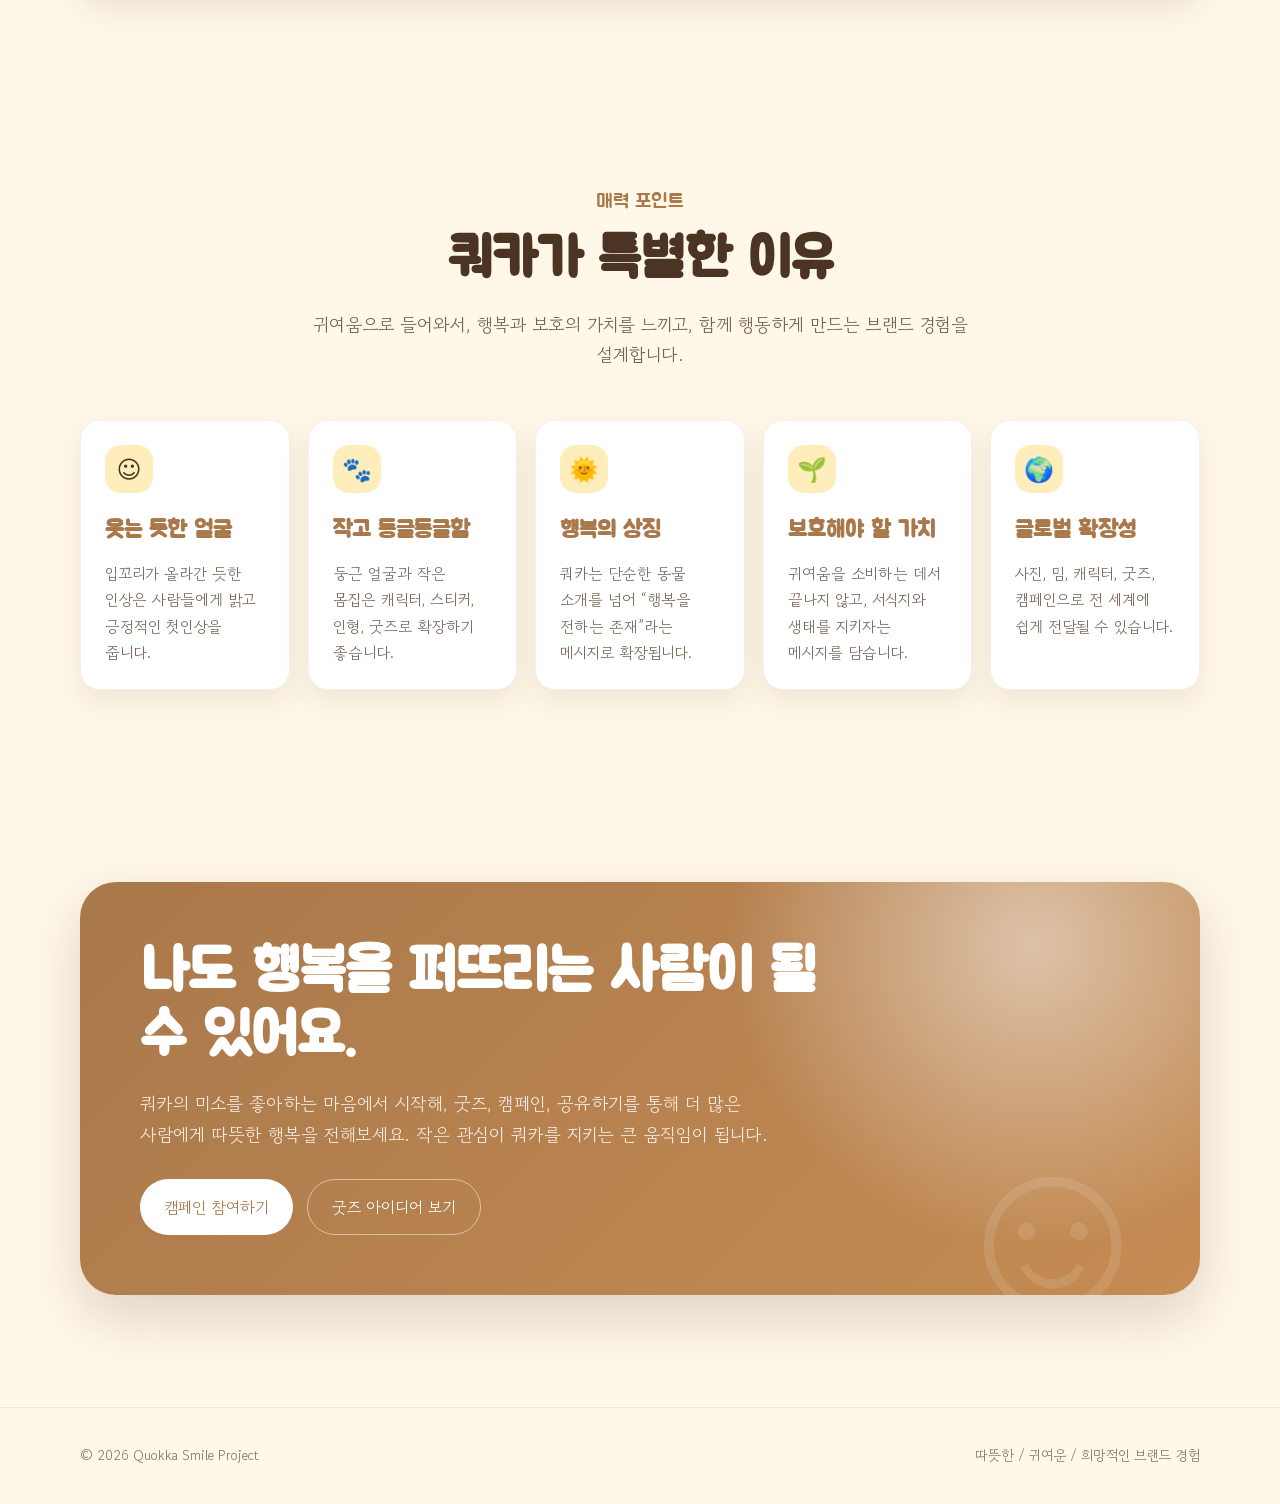
<file: quokka_happiness_2.html>
<!DOCTYPE html>
<html lang="ko">
<head>
  <meta charset="UTF-8" />
  <meta name="viewport" content="width=device-width, initial-scale=1.0" />

  <title>Quokka Smile Project</title>

  <!-- Vanilla HTML/CSS/JS only -->
  <link rel="preconnect" href="https://fonts.googleapis.com">
  <link rel="preconnect" href="https://fonts.gstatic.com" crossorigin>
  <link href="https://fonts.googleapis.com/css2?family=Gowun+Dodum&family=Jua&display=swap" rel="stylesheet">

  <style>
    :root {
      --yellow: #FFD86B;
      --yellow-light: #FFF1AF;
      --brown: #A9784B;
      --brown-dark: #4B3423;
      --brown-soft: #D7A06C;
      --cream: #FFF7E8;
      --white: #FFFFFF;

      --shadow-soft: 0 14px 35px rgba(75, 52, 35, 0.12);
      --shadow-strong: 0 22px 55px rgba(75, 52, 35, 0.18);

      --radius-xl: 36px;
      --radius-lg: 28px;
      --radius-md: 20px;

      --container: 1120px;
    }

    * {
      margin: 0;
      padding: 0;
      box-sizing: border-box;
    }

    html {
      scroll-behavior: smooth;
    }

    body {
      font-family: "Gowun Dodum", system-ui, sans-serif;
      background: var(--cream);
      color: var(--brown-dark);
      line-height: 1.7;
      overflow-x: hidden;
    }

    a {
      color: inherit;
      text-decoration: none;
    }

    button {
      font-family: inherit;
    }

    .page {
      width: min(var(--container), calc(100% - 40px));
      margin: 0 auto;
    }

    /* =========================
       Header
    ========================= */

    .header {
      position: sticky;
      top: 0;
      z-index: 100;
      background: rgba(255, 247, 232, 0.9);
      backdrop-filter: blur(14px);
      border-bottom: 1px solid rgba(169, 120, 75, 0.14);
    }

    .nav {
      min-height: 72px;
      display: flex;
      align-items: center;
      justify-content: space-between;
      position: relative;
      gap: 20px;
    }

    .logo {
      display: flex;
      align-items: center;
      gap: 10px;
      font-family: "Jua", sans-serif;
      font-size: clamp(22px, 3vw, 26px);
      color: var(--brown);
      z-index: 120;
    }

    .logo-mark {
      width: 40px;
      height: 40px;
      display: grid;
      place-items: center;
      border-radius: 50%;
      background: var(--yellow);
      box-shadow: 0 8px 20px rgba(255, 216, 107, 0.45);
    }

    .nav-links {
      display: flex;
      align-items: center;
      gap: 24px;
      font-size: 15px;
      color: rgba(75, 52, 35, 0.78);
    }

    .nav-links a {
      min-height: 44px;
      display: flex;
      align-items: center;
      transition: 0.2s ease;
    }

    .nav-links a:hover {
      color: var(--brown);
    }

    .menu-btn {
      display: none;
      width: 44px;
      height: 44px;
      border: none;
      border-radius: 14px;
      background: var(--white);
      cursor: pointer;
      box-shadow: var(--shadow-soft);
      z-index: 120;
    }

    .menu-btn span {
      display: block;
      width: 20px;
      height: 2px;
      margin: 5px auto;
      border-radius: 999px;
      background: var(--brown);
      transition: 0.25s ease;
    }

    .menu-btn.active span:nth-child(1) {
      transform: translateY(7px) rotate(45deg);
    }

    .menu-btn.active span:nth-child(2) {
      opacity: 0;
    }

    .menu-btn.active span:nth-child(3) {
      transform: translateY(-7px) rotate(-45deg);
    }

    /* =========================
       Hero
    ========================= */

    .hero {
      min-height: calc(100vh - 72px);
      display: grid;
      grid-template-columns: 1.05fr 0.95fr;
      align-items: center;
      gap: clamp(36px, 6vw, 70px);
      padding: clamp(52px, 8vw, 90px) 0 clamp(70px, 8vw, 100px);
    }

    .badge {
      display: inline-flex;
      align-items: center;
      gap: 8px;
      padding: 9px 15px;
      margin-bottom: 22px;
      border-radius: 999px;
      background: rgba(255, 216, 107, 0.5);
      color: var(--brown);
      font-size: 15px;
    }

    .hero-title {
      font-family: "Jua", sans-serif;
      font-size: clamp(42px, 7vw, 82px);
      line-height: 0.98;
      letter-spacing: -1px;
      margin-bottom: 24px;
      word-break: keep-all;
    }

    .hero-title span {
      position: relative;
      color: var(--brown);
      white-space: nowrap;
    }

    .hero-title span::after {
      content: "";
      position: absolute;
      left: 0;
      bottom: 7px;
      width: 100%;
      height: 16px;
      border-radius: 999px;
      background: rgba(255, 216, 107, 0.82);
      z-index: -1;
    }

    .hero-desc {
      max-width: 570px;
      margin-bottom: 34px;
      font-size: clamp(16px, 2.2vw, 19px);
      color: rgba(75, 52, 35, 0.82);
      word-break: keep-all;
    }

    .hero-actions {
      display: flex;
      flex-wrap: wrap;
      align-items: center;
      gap: 14px;
    }

    .btn {
      min-height: 50px;
      display: inline-flex;
      align-items: center;
      justify-content: center;
      padding: 15px 24px;
      border: none;
      border-radius: 999px;
      font-size: 16px;
      cursor: pointer;
      transition: 0.25s ease;
      text-align: center;
    }

    .btn-primary {
      background: var(--brown);
      color: var(--white);
      box-shadow: 0 14px 28px rgba(169, 120, 75, 0.28);
    }

    .btn-primary:hover {
      transform: translateY(-3px);
      box-shadow: 0 18px 36px rgba(169, 120, 75, 0.36);
    }

    .btn-soft {
      background: var(--white);
      color: var(--brown);
      border: 1px solid rgba(169, 120, 75, 0.18);
    }

    .btn-soft:hover {
      transform: translateY(-3px);
      background: #fffaf0;
    }

    /* =========================
       Hero Visual
       여기서 레이어를 다시 정리함
    ========================= */

    .hero-visual {
      position: relative;
      min-height: clamp(390px, 48vw, 540px);
      display: grid;
      place-items: center;
      overflow: visible;
      isolation: isolate;
    }

    .sun-circle {
      position: absolute;
      z-index: 1;
      width: min(440px, 82vw);
      aspect-ratio: 1 / 1;
      border-radius: 50%;
      background:
        radial-gradient(circle at 34% 30%, #fff6c7 0 18%, transparent 19%),
        linear-gradient(135deg, var(--yellow), #ffc46a);
      box-shadow: var(--shadow-strong);
      animation: float 5s ease-in-out infinite;
    }

    .quokka-card {
      position: relative;
      z-index: 3;
      width: min(370px, 86vw);
      padding: clamp(24px, 4vw, 32px);
      border-radius: 38px;
      background: rgba(255, 255, 255, 0.78);
      border: 1px solid rgba(255, 255, 255, 0.9);
      box-shadow: var(--shadow-strong);
      backdrop-filter: blur(16px);
      text-align: center;
      transform: rotate(-2deg);
    }

    .bubble {
      position: absolute;
      z-index: 10;
      display: inline-flex;
      align-items: center;
      justify-content: center;
      min-height: 44px;
      padding: 10px 17px;
      border-radius: 999px;
      background: rgba(255, 255, 255, 0.96);
      border: 2px solid rgba(169, 120, 75, 0.32);
      box-shadow: 0 12px 28px rgba(75, 52, 35, 0.16);
      font-family: "Jua", sans-serif;
      color: var(--brown);
      white-space: nowrap;
      animation: pop 4s ease-in-out infinite;
    }

    .bubble.one {
      top: 13%;
      left: 3%;
    }

    .bubble.two {
      right: 2%;
      bottom: 18%;
      animation-delay: 0.8s;
    }

    .quokka-face {
      position: relative;
      width: min(220px, 58vw);
      aspect-ratio: 1 / 1;
      margin: 0 auto 22px;
      border-radius: 48% 48% 44% 44%;
      background: var(--brown);
      box-shadow: inset -10px -14px 0 rgba(75, 52, 35, 0.13);
    }

    .ear {
      position: absolute;
      top: -13%;
      width: 33%;
      height: 37%;
      border-radius: 50%;
      background: var(--brown);
      z-index: -1;
    }

    .ear.left {
      left: 11%;
      transform: rotate(-18deg);
    }

    .ear.right {
      right: 11%;
      transform: rotate(18deg);
    }

    .inner-ear {
      position: absolute;
      inset: 24%;
      border-radius: 50%;
      background: var(--brown-soft);
    }

    .eye {
      position: absolute;
      top: 39%;
      width: 8%;
      height: 11%;
      border-radius: 50%;
      background: #2E2018;
    }

    .eye.left {
      left: 31%;
    }

    .eye.right {
      right: 31%;
    }

    .nose {
      position: absolute;
      top: 54%;
      left: 50%;
      width: 15%;
      height: 11%;
      transform: translateX(-50%);
      border-radius: 50%;
      background: #2E2018;
    }

    .smile {
      position: absolute;
      top: 60%;
      left: 50%;
      width: 38%;
      height: 19%;
      transform: translateX(-50%);
      border-bottom: 6px solid #2E2018;
      border-radius: 0 0 80px 80px;
    }

    .cheek {
      position: absolute;
      top: 58%;
      width: 12%;
      height: 7%;
      border-radius: 50%;
      background: rgba(255, 216, 107, 0.78);
    }

    .cheek.left {
      left: 19%;
    }

    .cheek.right {
      right: 19%;
    }

    .quokka-card h2 {
      margin-bottom: 8px;
      font-family: "Jua", sans-serif;
      font-size: clamp(27px, 4vw, 31px);
      color: var(--brown);
    }

    .quokka-card p {
      font-size: clamp(15px, 2.5vw, 16px);
      color: rgba(75, 52, 35, 0.76);
    }

    /* =========================
       Sections Common
    ========================= */

    section {
      padding: clamp(72px, 10vw, 96px) 0;
    }

    .section-head {
      max-width: 740px;
      margin: 0 auto clamp(36px, 6vw, 50px);
      text-align: center;
    }

    .section-label {
      display: inline-block;
      margin-bottom: 12px;
      font-family: "Jua", sans-serif;
      font-size: clamp(18px, 3vw, 20px);
      color: var(--brown);
    }

    .section-head h2 {
      margin-bottom: 18px;
      font-family: "Jua", sans-serif;
      font-size: clamp(32px, 5.5vw, 54px);
      line-height: 1.1;
      word-break: keep-all;
    }

    .section-head p {
      font-size: clamp(16px, 2.4vw, 18px);
      color: rgba(75, 52, 35, 0.76);
      word-break: keep-all;
    }

    /* =========================
       Intro
    ========================= */

    .intro-box {
      display: grid;
      grid-template-columns: 0.9fr 1.1fr;
      gap: clamp(24px, 4vw, 36px);
      align-items: center;
      padding: clamp(24px, 5vw, 40px);
      border-radius: var(--radius-lg);
      background: var(--white);
      box-shadow: var(--shadow-soft);
    }

    .intro-quote {
      padding: clamp(24px, 5vw, 34px);
      border-radius: 24px;
      background: linear-gradient(135deg, var(--yellow), var(--yellow-light));
    }

    .intro-quote strong {
      display: block;
      margin-bottom: 16px;
      font-family: "Jua", sans-serif;
      font-size: clamp(30px, 4.8vw, 38px);
      line-height: 1.15;
      word-break: keep-all;
    }

    .intro-quote span {
      color: rgba(75, 52, 35, 0.74);
      word-break: keep-all;
    }

    .intro-text p {
      margin-bottom: 16px;
      font-size: clamp(16px, 2.3vw, 18px);
      color: rgba(75, 52, 35, 0.84);
      word-break: keep-all;
    }

    .mini-tags {
      display: flex;
      flex-wrap: wrap;
      gap: 10px;
      margin-top: 22px;
    }

    .mini-tags span {
      padding: 8px 13px;
      border-radius: 999px;
      background: rgba(255, 216, 107, 0.34);
      color: var(--brown);
      font-size: 14px;
    }

    /* =========================
       Cards
    ========================= */

    .cards {
      display: grid;
      grid-template-columns: repeat(5, 1fr);
      gap: 18px;
    }

    .card {
      min-height: 255px;
      padding: 24px;
      border-radius: var(--radius-md);
      background: var(--white);
      border: 1px solid rgba(169, 120, 75, 0.1);
      box-shadow: 0 12px 30px rgba(75, 52, 35, 0.09);
      transition: 0.25s ease;
    }

    .card:hover {
      transform: translateY(-8px);
      box-shadow: 0 18px 36px rgba(75, 52, 35, 0.14);
    }

    .card-icon {
      width: 48px;
      height: 48px;
      display: grid;
      place-items: center;
      margin-bottom: 18px;
      border-radius: 16px;
      background: rgba(255, 216, 107, 0.45);
      font-size: 24px;
    }

    .card h3 {
      margin-bottom: 10px;
      font-family: "Jua", sans-serif;
      font-size: 23px;
      color: var(--brown);
      word-break: keep-all;
    }

    .card p {
      font-size: 15.5px;
      color: rgba(75, 52, 35, 0.74);
      word-break: keep-all;
    }

    /* =========================
       CTA
    ========================= */

    .cta {
      padding-bottom: clamp(82px, 12vw, 112px);
    }

    .cta-box {
      position: relative;
      overflow: hidden;
      padding: clamp(32px, 7vw, 60px);
      border-radius: var(--radius-xl);
      background:
        radial-gradient(circle at 85% 15%, rgba(255, 255, 255, 0.5), transparent 30%),
        linear-gradient(135deg, var(--brown), #C58C53);
      color: var(--white);
      box-shadow: var(--shadow-strong);
    }

    .cta-box::after {
      content: "☺";
      position: absolute;
      right: 30px;
      bottom: -62px;
      font-family: "Jua", sans-serif;
      font-size: clamp(130px, 24vw, 230px);
      line-height: 1;
      color: rgba(255, 255, 255, 0.11);
    }

    .cta-box h2 {
      position: relative;
      z-index: 1;
      max-width: 700px;
      margin-bottom: 18px;
      font-family: "Jua", sans-serif;
      font-size: clamp(32px, 5.6vw, 58px);
      line-height: 1.1;
      word-break: keep-all;
    }

    .cta-box p {
      position: relative;
      z-index: 1;
      max-width: 670px;
      margin-bottom: 30px;
      font-size: clamp(16px, 2.3vw, 18px);
      color: rgba(255, 255, 255, 0.84);
      word-break: keep-all;
    }

    .cta-actions {
      position: relative;
      z-index: 1;
      display: flex;
      flex-wrap: wrap;
      gap: 14px;
    }

    .btn-light {
      background: var(--white);
      color: var(--brown);
    }

    .btn-outline {
      background: transparent;
      color: var(--white);
      border: 1px solid rgba(255, 255, 255, 0.5);
    }

    .btn-light:hover,
    .btn-outline:hover {
      transform: translateY(-3px);
    }

    /* =========================
       Footer
    ========================= */

    .footer {
      padding: 36px 0;
      border-top: 1px solid rgba(169, 120, 75, 0.14);
      color: rgba(75, 52, 35, 0.66);
    }

    .footer-inner {
      display: flex;
      justify-content: space-between;
      gap: 14px;
      flex-wrap: wrap;
      font-size: 14px;
    }

    /* =========================
       Toast
    ========================= */

    .toast {
      position: fixed;
      left: 50%;
      bottom: 28px;
      z-index: 300;
      width: max-content;
      max-width: calc(100% - 28px);
      padding: 13px 18px;
      border-radius: 999px;
      background: var(--brown-dark);
      color: var(--white);
      font-size: 14px;
      text-align: center;
      opacity: 0;
      pointer-events: none;
      transform: translateX(-50%) translateY(20px);
      transition: 0.25s ease;
    }

    .toast.show {
      opacity: 1;
      transform: translateX(-50%) translateY(0);
    }

    /* =========================
       Animation
    ========================= */

    @keyframes float {
      0%, 100% {
        transform: translateY(0);
      }

      50% {
        transform: translateY(-18px);
      }
    }

    @keyframes pop {
      0%, 100% {
        transform: translateY(0) scale(1);
      }

      50% {
        transform: translateY(-10px) scale(1.03);
      }
    }

    /* =========================
       Tablet
    ========================= */

    @media (max-width: 1024px) {
      .hero {
        grid-template-columns: 1fr;
        text-align: center;
      }

      .hero-visual {
        order: -1;
      }

      .hero-desc {
        margin-left: auto;
        margin-right: auto;
      }

      .hero-actions {
        justify-content: center;
      }

      .intro-box {
        grid-template-columns: 1fr;
      }

      .cards {
        grid-template-columns: repeat(2, 1fr);
      }
    }

    /* =========================
       Mobile
    ========================= */

    @media (max-width: 700px) {
      .page {
        width: min(100% - 28px, var(--container));
      }

      .nav {
        min-height: 64px;
      }

      .menu-btn {
        display: block;
      }

      .nav-links {
        position: absolute;
        top: calc(100% + 10px);
        left: 0;
        right: 0;
        display: grid;
        gap: 8px;
        padding: 14px;
        border-radius: 22px;
        background: rgba(255, 255, 255, 0.96);
        box-shadow: var(--shadow-strong);
        opacity: 0;
        pointer-events: none;
        transform: translateY(-10px);
        transition: 0.25s ease;
      }

      .nav-links.open {
        opacity: 1;
        pointer-events: auto;
        transform: translateY(0);
      }

      .nav-links a {
        min-height: 48px;
        justify-content: center;
        border-radius: 14px;
        background: rgba(255, 216, 107, 0.28);
      }

      .hero {
        min-height: auto;
        padding-top: 40px;
        padding-bottom: 66px;
      }

      .hero-title span::after {
        height: 12px;
        bottom: 5px;
      }

      .hero-actions {
        width: 100%;
      }

      .hero-actions .btn {
        width: 100%;
      }

      .hero-visual {
        min-height: 390px;
        margin-bottom: 6px;
      }

      .sun-circle {
        width: min(320px, 82vw);
      }

      .quokka-card {
        width: min(300px, 82vw);
        border-radius: 30px;
      }

      .bubble {
        min-height: 38px;
        padding: 8px 13px;
        font-size: 15px;
        border-width: 1.5px;
      }

      .bubble.one {
        top: 4%;
        left: 50%;
        transform: translateX(-115%);
      }

      .bubble.two {
        top: 4%;
        right: 50%;
        bottom: auto;
        transform: translateX(115%);
      }

      .intro-box {
        border-radius: 24px;
      }

      .intro-quote {
        border-radius: 20px;
      }

      .cards {
        grid-template-columns: 1fr;
      }

      .card {
        min-height: auto;
      }

      .cta-actions {
        width: 100%;
      }

      .cta-actions .btn {
        width: 100%;
      }

      .cta-box {
        border-radius: 28px;
      }

      .footer-inner {
        display: grid;
        justify-content: center;
        text-align: center;
      }
    }

    /* =========================
       Small Mobile
    ========================= */

    @media (max-width: 430px) {
      .page {
        width: min(100% - 22px, var(--container));
      }

      .logo-mark {
        width: 34px;
        height: 34px;
      }

      .hero-visual {
        min-height: 360px;
      }

      .quokka-card {
        width: min(286px, 84vw);
        padding: 22px;
      }

      .bubble {
        font-size: 14px;
      }

      .bubble.one {
        top: 2%;
        left: 4%;
        transform: none;
      }

      .bubble.two {
        top: 2%;
        right: 4%;
        transform: none;
      }

      .btn {
        padding: 14px 18px;
      }

      .mini-tags span {
        font-size: 13px;
      }
    }

    @media (prefers-reduced-motion: reduce) {
      html {
        scroll-behavior: auto;
      }

      *,
      *::before,
      *::after {
        animation: none !important;
        transition: none !important;
      }
    }
  </style>
</head>

<body>
  <header class="header">
    <nav class="page nav">
      <a href="#" class="logo" aria-label="Quokka Smile Project 홈">
        <span class="logo-mark">☺</span>
        Quokka Smile
      </a>

      <button class="menu-btn" id="menuBtn" type="button" aria-label="메뉴 열기" aria-expanded="false">
        <span></span>
        <span></span>
        <span></span>
      </button>

      <div class="nav-links" id="navLinks">
        <a href="#intro">소개</a>
        <a href="#charm">매력</a>
        <a href="#protect">함께하기</a>
      </div>
    </nav>
  </header>

  <main>
    <!-- Hero -->
    <section class="page hero">
      <div class="hero-content">
        <div class="badge">🌞 행복을 전하는 작은 친구</div>

        <h1 class="hero-title">
          세상에 행복을 전하는<br />
          작은 미소, <span>쿼카</span>
        </h1>

        <p class="hero-desc">
          쿼카는 웃는 듯한 얼굴로 사람들에게 따뜻한 기분을 전합니다.
          이 작은 미소가 단순한 귀여움을 넘어, 행복과 보호의 메시지로 이어지도록
          Quokka Smile Project를 시작합니다.
        </p>

        <div class="hero-actions">
          <a href="#intro" class="btn btn-primary">쿼카 만나기</a>
          <button class="btn btn-soft" id="shareBtn" type="button">행복 공유하기</button>
        </div>
      </div>

      <div class="hero-visual" aria-label="귀여운 쿼카 일러스트">
        <div class="sun-circle"></div>

        <div class="bubble one">따뜻한 ☀</div>
        <div class="bubble two">희망적인 🌱</div>

        <div class="quokka-card">
          <div class="quokka-face">
            <div class="ear left">
              <div class="inner-ear"></div>
            </div>

            <div class="ear right">
              <div class="inner-ear"></div>
            </div>

            <div class="eye left"></div>
            <div class="eye right"></div>
            <div class="nose"></div>
            <div class="smile"></div>
            <div class="cheek left"></div>
            <div class="cheek right"></div>
          </div>

          <h2>Smile Keeper</h2>
          <p>웃음을 지키는 가장 귀여운 자원</p>
        </div>
      </div>
    </section>

    <!-- Intro -->
    <section id="intro">
      <div class="page">
        <div class="section-head">
          <span class="section-label">첫 만남</span>
          <h2>세상에서 가장 행복해 보이는 동물, 쿼카를 아시나요?</h2>
          <p>
            쿼카는 귀여움으로 시선을 끌고, 따뜻한 이야기로 마음에 남는 동물입니다.
          </p>
        </div>

        <div class="intro-box">
          <div class="intro-quote">
            <strong>행복은 쿼카처럼 작고 따뜻하게 번집니다.</strong>
            <span>
              작은 미소 하나가 누군가의 하루를 바꿀 수 있다면,
              쿼카는 그 메시지를 가장 사랑스럽게 전하는 상징이 될 수 있습니다.
            </span>
          </div>

          <div class="intro-text">
            <p>
              쿼카의 가장 큰 매력은 웃는 듯한 얼굴입니다.
              입꼬리가 올라간 듯한 인상은 보는 사람에게 밝고 긍정적인 느낌을 줍니다.
            </p>

            <p>
              하지만 쿼카를 단순히 귀여운 동물로만 소비해서는 안 됩니다.
              쿼카가 계속 웃을 수 있으려면 서식지와 생태계를 함께 지키는 마음이 필요합니다.
            </p>

            <div class="mini-tags">
              <span>#귀여움</span>
              <span>#힐링</span>
              <span>#굿즈</span>
              <span>#보호</span>
              <span>#행복캠페인</span>
            </div>
          </div>
        </div>
      </div>
    </section>

    <!-- Charm Cards -->
    <section id="charm">
      <div class="page">
        <div class="section-head">
          <span class="section-label">매력 포인트</span>
          <h2>쿼카가 특별한 이유</h2>
          <p>
            귀여움으로 들어와서, 행복과 보호의 가치를 느끼고,
            함께 행동하게 만드는 브랜드 경험을 설계합니다.
          </p>
        </div>

        <div class="cards">
          <article class="card">
            <div class="card-icon">☺</div>
            <h3>웃는 듯한 얼굴</h3>
            <p>
              입꼬리가 올라간 듯한 인상은 사람들에게 밝고 긍정적인 첫인상을 줍니다.
            </p>
          </article>

          <article class="card">
            <div class="card-icon">🐾</div>
            <h3>작고 동글동글함</h3>
            <p>
              둥근 얼굴과 작은 몸집은 캐릭터, 스티커, 인형, 굿즈로 확장하기 좋습니다.
            </p>
          </article>

          <article class="card">
            <div class="card-icon">🌞</div>
            <h3>행복의 상징</h3>
            <p>
              쿼카는 단순한 동물 소개를 넘어 “행복을 전하는 존재”라는 메시지로 확장됩니다.
            </p>
          </article>

          <article class="card">
            <div class="card-icon">🌱</div>
            <h3>보호해야 할 가치</h3>
            <p>
              귀여움을 소비하는 데서 끝나지 않고, 서식지와 생태를 지키자는 메시지를 담습니다.
            </p>
          </article>

          <article class="card">
            <div class="card-icon">🌍</div>
            <h3>글로벌 확장성</h3>
            <p>
              사진, 밈, 캐릭터, 굿즈, 캠페인으로 전 세계에 쉽게 전달될 수 있습니다.
            </p>
          </article>
        </div>
      </div>
    </section>

    <!-- CTA -->
    <section id="protect" class="cta">
      <div class="page">
        <div class="cta-box">
          <h2>나도 행복을 퍼뜨리는 사람이 될 수 있어요.</h2>
          <p>
            쿼카의 미소를 좋아하는 마음에서 시작해,
            굿즈, 캠페인, 공유하기를 통해 더 많은 사람에게 따뜻한 행복을 전해보세요.
            작은 관심이 쿼카를 지키는 큰 움직임이 됩니다.
          </p>

          <div class="cta-actions">
            <button class="btn btn-light" id="campaignBtn" type="button">캠페인 참여하기</button>
            <button class="btn btn-outline" id="goodsBtn" type="button">굿즈 아이디어 보기</button>
          </div>
        </div>
      </div>
    </section>
  </main>

  <!-- Footer -->
  <footer class="footer">
    <div class="page footer-inner">
      <p>© 2026 Quokka Smile Project</p>
      <p>따뜻한 / 귀여운 / 희망적인 브랜드 경험</p>
    </div>
  </footer>

  <div class="toast" id="toast">메시지가 준비됐어요 ☺</div>

  <script>
    const toast = document.querySelector("#toast");
    const shareBtn = document.querySelector("#shareBtn");
    const campaignBtn = document.querySelector("#campaignBtn");
    const goodsBtn = document.querySelector("#goodsBtn");

    const menuBtn = document.querySelector("#menuBtn");
    const navLinks = document.querySelector("#navLinks");
    const navItems = document.querySelectorAll(".nav-links a");

    function showToast(message) {
      toast.textContent = message;
      toast.classList.add("show");

      setTimeout(() => {
        toast.classList.remove("show");
      }, 1800);
    }

    function closeMenu() {
      menuBtn.classList.remove("active");
      navLinks.classList.remove("open");
      menuBtn.setAttribute("aria-expanded", "false");
      menuBtn.setAttribute("aria-label", "메뉴 열기");
    }

    menuBtn.addEventListener("click", () => {
      const isOpen = navLinks.classList.toggle("open");

      menuBtn.classList.toggle("active", isOpen);
      menuBtn.setAttribute("aria-expanded", String(isOpen));
      menuBtn.setAttribute("aria-label", isOpen ? "메뉴 닫기" : "메뉴 열기");
    });

    navItems.forEach((item) => {
      item.addEventListener("click", closeMenu);
    });

    window.addEventListener("resize", () => {
      if (window.innerWidth > 700) {
        closeMenu();
      }
    });

    shareBtn.addEventListener("click", async () => {
      const shareData = {
        title: "Quokka Smile Project",
        text: "행복은 쿼카처럼 작고 따뜻하게 번집니다 ☺",
        url: window.location.href
      };

      try {
        if (navigator.share) {
          await navigator.share(shareData);
        } else {
          await navigator.clipboard.writeText(shareData.text);
          showToast("공유 문구가 복사됐어요 ☺");
        }
      } catch (error) {
        showToast("공유를 취소했어요");
      }
    });

    campaignBtn.addEventListener("click", () => {
      showToast("캠페인 섹션은 다음 단계에서 연결하면 좋아요 🌱");
    });

    goodsBtn.addEventListener("click", () => {
      showToast("스티커, 인형, 키링, 엽서 굿즈로 확장 가능해요 🐾");
    });
  </script>
</body>
</html>
</file>
<file: assets/css/campaign.css>
﻿:root {
      --yellow: #FFD86B;
      --yellow-light: #FFF1AF;
      --brown: #A9784B;
      --brown-dark: #4B3423;
      --cream: #FFF7E8;
      --white: #FFFFFF;
      --green: #6F9565;
      --green-light: #EAF3DE;
      --red-soft: #FFF0E9;

      --shadow-soft: 0 14px 35px rgba(75, 52, 35, 0.12);
      --shadow-strong: 0 22px 55px rgba(75, 52, 35, 0.18);

      --radius-xl: 36px;
      --radius-lg: 28px;
      --radius-md: 20px;

      --container: 1120px;
    }

    * {
      margin: 0;
      padding: 0;
      box-sizing: border-box;
    }

    html {
      scroll-behavior: smooth;
    }

    body {
      font-family: "Gowun Dodum", system-ui, sans-serif;
      background: var(--cream);
      color: var(--brown-dark);
      line-height: 1.7;
      overflow-x: hidden;
    }

    a {
      color: inherit;
      text-decoration: none;
    }

    button,
    input {
      font: inherit;
    }

    button {
      cursor: pointer;
    }

    .page {
      width: min(var(--container), calc(100% - 40px));
      margin: 0 auto;
    }

    /* Header */

    .header {
      position: sticky;
      top: 0;
      z-index: 100;
      background: rgba(255, 247, 232, 0.9);
      backdrop-filter: blur(14px);
      border-bottom: 1px solid rgba(169, 120, 75, 0.14);
    }

    .nav {
      min-height: 72px;
      display: flex;
      align-items: center;
      justify-content: space-between;
      position: relative;
      gap: 20px;
    }

    .logo {
      display: flex;
      align-items: center;
      gap: 10px;
      font-family: "Jua", sans-serif;
      font-size: clamp(22px, 3vw, 26px);
      color: var(--brown);
      z-index: 120;
    }

    .logo-mark {
      width: 40px;
      height: 40px;
      display: grid;
      place-items: center;
      border-radius: 50%;
      background: var(--yellow);
      box-shadow: 0 8px 20px rgba(255, 216, 107, 0.45);
    }

    .nav-links {
      display: flex;
      align-items: center;
      gap: 22px;
      font-size: 15px;
      color: rgba(75, 52, 35, 0.78);
    }

    .nav-links a {
      min-height: 44px;
      display: flex;
      align-items: center;
      transition: 0.2s ease;
    }

    .nav-links a:hover {
      color: var(--brown);
    }

    .menu-btn {
      display: none;
      width: 44px;
      height: 44px;
      border: none;
      border-radius: 14px;
      background: var(--white);
      box-shadow: var(--shadow-soft);
      z-index: 120;
    }

    .menu-btn span {
      display: block;
      width: 20px;
      height: 2px;
      margin: 5px auto;
      border-radius: 999px;
      background: var(--brown);
      transition: 0.25s ease;
    }

    .menu-btn.active span:nth-child(1) {
      transform: translateY(7px) rotate(45deg);
    }

    .menu-btn.active span:nth-child(2) {
      opacity: 0;
    }

    .menu-btn.active span:nth-child(3) {
      transform: translateY(-7px) rotate(-45deg);
    }

    /* Hero */

    .campaign-hero {
      position: relative;
      padding: clamp(58px, 9vw, 100px) 0 clamp(64px, 9vw, 96px);
      overflow: hidden;
    }

    .campaign-hero::before,
    .campaign-hero::after {
      content: "";
      position: absolute;
      z-index: -1;
      border-radius: 50%;
    }

    .campaign-hero::before {
      top: 80px;
      right: -110px;
      width: min(430px, 84vw);
      aspect-ratio: 1;
      background:
        radial-gradient(circle at 35% 30%, #fff7cd 0 18%, transparent 19%),
        linear-gradient(135deg, var(--yellow), #ffc46a);
      box-shadow: var(--shadow-strong);
      opacity: 0.92;
    }

    .campaign-hero::after {
      left: -140px;
      bottom: -120px;
      width: 360px;
      height: 360px;
      background: rgba(111, 149, 101, 0.14);
    }

    .hero-grid {
      display: grid;
      grid-template-columns: 1fr 0.88fr;
      align-items: center;
      gap: clamp(36px, 7vw, 78px);
    }

    .badge {
      display: inline-flex;
      align-items: center;
      gap: 8px;
      padding: 9px 15px;
      margin-bottom: 22px;
      border-radius: 999px;
      background: rgba(255, 216, 107, 0.5);
      color: var(--brown);
      font-size: 15px;
    }

    .hero-title {
      margin-bottom: 24px;
      font-family: "Jua", sans-serif;
      font-size: clamp(42px, 7vw, 78px);
      line-height: 1;
      letter-spacing: -1px;
      word-break: keep-all;
    }

    .hero-title span {
      position: relative;
      color: var(--brown);
      white-space: nowrap;
    }

    .hero-title span::after {
      content: "";
      position: absolute;
      left: 0;
      bottom: 7px;
      z-index: -1;
      width: 100%;
      height: 16px;
      border-radius: 999px;
      background: rgba(255, 216, 107, 0.82);
    }

    .hero-desc {
      max-width: 620px;
      margin-bottom: 32px;
      font-size: clamp(16px, 2.2vw, 19px);
      color: rgba(75, 52, 35, 0.82);
      word-break: keep-all;
    }

    .hero-actions {
      display: flex;
      flex-wrap: wrap;
      gap: 14px;
    }

    .btn {
      min-height: 50px;
      display: inline-flex;
      align-items: center;
      justify-content: center;
      padding: 15px 24px;
      border: none;
      border-radius: 999px;
      font-size: 16px;
      text-align: center;
      transition: 0.25s ease;
    }

    .btn-primary {
      background: var(--brown);
      color: var(--white);
      box-shadow: 0 14px 28px rgba(169, 120, 75, 0.28);
    }

    .btn-primary:hover {
      transform: translateY(-3px);
      box-shadow: 0 18px 36px rgba(169, 120, 75, 0.36);
    }

    .btn-soft {
      background: var(--white);
      color: var(--brown);
      border: 1px solid rgba(169, 120, 75, 0.18);
    }

    .btn-soft:hover {
      transform: translateY(-3px);
      background: #fffaf0;
    }

    .hero-card {
      position: relative;
      padding: clamp(28px, 5vw, 42px);
      border-radius: var(--radius-xl);
      background: rgba(255, 255, 255, 0.84);
      border: 1px solid rgba(255, 255, 255, 0.92);
      box-shadow: var(--shadow-strong);
      backdrop-filter: blur(16px);
      transform: rotate(2deg);
      overflow: hidden;
    }

    .hero-card::after {
      content: "🌱";
      position: absolute;
      right: 18px;
      bottom: -20px;
      font-size: 110px;
      opacity: 0.1;
      transform: rotate(-8deg);
    }

    .status-chip {
      display: inline-flex;
      align-items: center;
      gap: 8px;
      margin-bottom: 20px;
      padding: 8px 13px;
      border-radius: 999px;
      background: var(--green-light);
      color: #4d7046;
      font-size: 14px;
      font-weight: 700;
    }

    .hero-card h2 {
      position: relative;
      z-index: 1;
      margin-bottom: 12px;
      font-family: "Jua", sans-serif;
      font-size: clamp(29px, 4vw, 38px);
      color: var(--brown);
      word-break: keep-all;
    }

    .hero-card p {
      position: relative;
      z-index: 1;
      color: rgba(75, 52, 35, 0.76);
      word-break: keep-all;
    }

    .hero-facts {
      position: relative;
      z-index: 1;
      display: grid;
      gap: 10px;
      margin-top: 24px;
    }

    .hero-fact {
      display: flex;
      align-items: flex-start;
      gap: 10px;
      padding: 12px 14px;
      border-radius: 16px;
      background: rgba(255, 216, 107, 0.24);
      font-size: 14px;
    }

    /* Common */

    section {
      padding: clamp(72px, 10vw, 96px) 0;
    }

    .section-head {
      max-width: 760px;
      margin: 0 auto clamp(36px, 6vw, 50px);
      text-align: center;
    }

    .section-label {
      display: inline-block;
      margin-bottom: 12px;
      font-family: "Jua", sans-serif;
      font-size: clamp(18px, 3vw, 20px);
      color: var(--brown);
    }

    .section-head h2 {
      margin-bottom: 18px;
      font-family: "Jua", sans-serif;
      font-size: clamp(32px, 5.5vw, 54px);
      line-height: 1.1;
      word-break: keep-all;
    }

    .section-head p {
      font-size: clamp(16px, 2.4vw, 18px);
      color: rgba(75, 52, 35, 0.76);
      word-break: keep-all;
    }

    /* Promise cards */

    .promise-grid {
      display: grid;
      grid-template-columns: repeat(4, 1fr);
      gap: 20px;
    }

    .promise-card {
      min-height: 300px;
      padding: 25px;
      border-radius: var(--radius-lg);
      background: rgba(255, 255, 255, 0.9);
      border: 1px solid rgba(169, 120, 75, 0.1);
      box-shadow: 0 12px 30px rgba(75, 52, 35, 0.09);
      transition: 0.25s ease;
    }

    .promise-card:hover {
      transform: translateY(-8px);
      box-shadow: 0 20px 42px rgba(75, 52, 35, 0.14);
    }

    .promise-number {
      width: 54px;
      height: 54px;
      display: grid;
      place-items: center;
      margin-bottom: 20px;
      border-radius: 18px;
      background: linear-gradient(135deg, var(--yellow), var(--yellow-light));
      font-family: "Jua", sans-serif;
      font-size: 24px;
      color: var(--brown);
      box-shadow: var(--shadow-soft);
    }

    .promise-card h3 {
      margin-bottom: 10px;
      font-family: "Jua", sans-serif;
      font-size: 25px;
      color: var(--brown);
      word-break: keep-all;
    }

    .promise-card p {
      font-size: 15.5px;
      color: rgba(75, 52, 35, 0.74);
      word-break: keep-all;
    }

    .promise-tag {
      display: inline-block;
      margin-top: 18px;
      padding: 7px 11px;
      border-radius: 999px;
      background: var(--green-light);
      color: #4d7046;
      font-size: 13px;
    }

    /* Participation */

    .join-section {
      background:
        radial-gradient(circle at 10% 20%, rgba(255, 216, 107, 0.22), transparent 25%),
        radial-gradient(circle at 90% 80%, rgba(111, 149, 101, 0.14), transparent 24%);
    }

    .join-box {
      display: grid;
      grid-template-columns: 0.82fr 1.18fr;
      gap: clamp(24px, 5vw, 42px);
      align-items: stretch;
    }

    .join-message {
      display: flex;
      flex-direction: column;
      justify-content: space-between;
      padding: clamp(28px, 5vw, 42px);
      border-radius: var(--radius-xl);
      background: linear-gradient(145deg, var(--brown), #C58C53);
      color: var(--white);
      box-shadow: var(--shadow-strong);
      overflow: hidden;
      position: relative;
    }

    .join-message::after {
      content: "☺";
      position: absolute;
      right: 18px;
      bottom: -48px;
      font-family: "Jua", sans-serif;
      font-size: 170px;
      color: rgba(255, 255, 255, 0.1);
      line-height: 1;
    }

    .join-message h2 {
      position: relative;
      z-index: 1;
      margin-bottom: 16px;
      font-family: "Jua", sans-serif;
      font-size: clamp(32px, 5vw, 48px);
      line-height: 1.12;
      word-break: keep-all;
    }

    .join-message p {
      position: relative;
      z-index: 1;
      color: rgba(255, 255, 255, 0.84);
      word-break: keep-all;
    }

    .progress-wrap {
      position: relative;
      z-index: 1;
      margin-top: 30px;
    }

    .progress-label {
      display: flex;
      justify-content: space-between;
      gap: 12px;
      margin-bottom: 10px;
      font-size: 14px;
      color: rgba(255, 255, 255, 0.9);
    }

    .progress-track {
      height: 12px;
      overflow: hidden;
      border-radius: 999px;
      background: rgba(255, 255, 255, 0.2);
    }

    .progress-bar {
      width: 0;
      height: 100%;
      border-radius: inherit;
      background: var(--yellow);
      transition: width 0.3s ease;
    }

    .pledge-form {
      padding: clamp(26px, 5vw, 40px);
      border-radius: var(--radius-xl);
      background: var(--white);
      box-shadow: var(--shadow-soft);
    }

    .form-title {
      margin-bottom: 8px;
      font-family: "Jua", sans-serif;
      font-size: clamp(28px, 4vw, 36px);
      color: var(--brown);
    }

    .form-desc {
      margin-bottom: 24px;
      color: rgba(75, 52, 35, 0.7);
    }

    .name-field {
      display: grid;
      gap: 8px;
      margin-bottom: 22px;
    }

    .name-field label {
      font-weight: 700;
      color: var(--brown-dark);
    }

    .name-field input {
      width: 100%;
      min-height: 50px;
      padding: 12px 15px;
      border: 1px solid rgba(169, 120, 75, 0.24);
      border-radius: 15px;
      background: #fffdf8;
      color: var(--brown-dark);
      outline: none;
    }

    .name-field input:focus {
      border-color: var(--brown);
      box-shadow: 0 0 0 4px rgba(169, 120, 75, 0.1);
    }

    .check-list {
      display: grid;
      gap: 12px;
      margin-bottom: 24px;
    }

    .check-item {
      display: flex;
      align-items: flex-start;
      gap: 12px;
      padding: 14px 15px;
      border-radius: 16px;
      background: rgba(255, 216, 107, 0.18);
      cursor: pointer;
      transition: 0.2s ease;
    }

    .check-item:hover {
      background: rgba(255, 216, 107, 0.3);
    }

    .check-item input {
      width: 19px;
      height: 19px;
      margin-top: 3px;
      accent-color: var(--brown);
      flex: 0 0 auto;
    }

    .check-item span {
      word-break: keep-all;
    }

    .form-actions {
      display: flex;
      flex-wrap: wrap;
      gap: 12px;
    }

    .form-actions .btn {
      flex: 1;
    }

    .form-note {
      margin-top: 16px;
      font-size: 13px;
      color: rgba(75, 52, 35, 0.58);
      text-align: center;
    }

    /* Completed card */

    .result-card {
      display: none;
      padding: clamp(28px, 5vw, 42px);
      border-radius: var(--radius-xl);
      background: var(--white);
      box-shadow: var(--shadow-soft);
      text-align: center;
    }

    .result-card.show {
      display: block;
      animation: rise 0.35s ease;
    }

    .result-icon {
      width: 86px;
      height: 86px;
      display: grid;
      place-items: center;
      margin: 0 auto 20px;
      border-radius: 28px;
      background: linear-gradient(135deg, var(--yellow), var(--yellow-light));
      font-size: 42px;
    }

    .result-card h3 {
      margin-bottom: 10px;
      font-family: "Jua", sans-serif;
      font-size: clamp(30px, 4.6vw, 40px);
      color: var(--brown);
    }

    .result-card p {
      max-width: 600px;
      margin: 0 auto 24px;
      color: rgba(75, 52, 35, 0.74);
      word-break: keep-all;
    }

    .result-actions {
      display: flex;
      justify-content: center;
      flex-wrap: wrap;
      gap: 12px;
    }

    /* Source / next */

    .source-box {
      display: grid;
      grid-template-columns: 1fr 0.9fr;
      gap: clamp(24px, 5vw, 42px);
      align-items: center;
      padding: clamp(28px, 6vw, 52px);
      border-radius: var(--radius-xl);
      background: var(--white);
      box-shadow: var(--shadow-soft);
    }

    .source-box h2 {
      margin-bottom: 16px;
      font-family: "Jua", sans-serif;
      font-size: clamp(30px, 5vw, 46px);
      line-height: 1.14;
      word-break: keep-all;
    }

    .source-box p {
      margin-bottom: 14px;
      color: rgba(75, 52, 35, 0.78);
      word-break: keep-all;
    }

    .source-links {
      display: grid;
      gap: 12px;
    }

    .source-link {
      display: flex;
      align-items: center;
      justify-content: space-between;
      gap: 16px;
      padding: 16px 18px;
      border-radius: 18px;
      background: rgba(255, 216, 107, 0.22);
      color: var(--brown);
      transition: 0.2s ease;
    }

    .source-link:hover {
      transform: translateX(4px);
      background: rgba(255, 216, 107, 0.36);
    }

    /* CTA */

    .cta {
      padding-bottom: clamp(82px, 12vw, 112px);
    }

    .cta-box {
      position: relative;
      overflow: hidden;
      padding: clamp(32px, 7vw, 60px);
      border-radius: var(--radius-xl);
      background:
        radial-gradient(circle at 85% 15%, rgba(255, 255, 255, 0.5), transparent 30%),
        linear-gradient(135deg, var(--brown), #C58C53);
      color: var(--white);
      box-shadow: var(--shadow-strong);
    }

    .cta-box::after {
      content: "🌍";
      position: absolute;
      right: 28px;
      bottom: -44px;
      font-size: clamp(120px, 21vw, 210px);
      opacity: 0.12;
    }

    .cta-box h2 {
      position: relative;
      z-index: 1;
      max-width: 720px;
      margin-bottom: 18px;
      font-family: "Jua", sans-serif;
      font-size: clamp(32px, 5.6vw, 58px);
      line-height: 1.1;
      word-break: keep-all;
    }

    .cta-box p {
      position: relative;
      z-index: 1;
      max-width: 680px;
      margin-bottom: 30px;
      font-size: clamp(16px, 2.3vw, 18px);
      color: rgba(255, 255, 255, 0.84);
      word-break: keep-all;
    }

    .cta-actions {
      position: relative;
      z-index: 1;
      display: flex;
      flex-wrap: wrap;
      gap: 14px;
    }

    .btn-light {
      background: var(--white);
      color: var(--brown);
    }

    .btn-outline {
      background: transparent;
      color: var(--white);
      border: 1px solid rgba(255, 255, 255, 0.5);
    }

    .btn-light:hover,
    .btn-outline:hover {
      transform: translateY(-3px);
    }

    /* Footer / Toast */

    .footer {
      padding: 36px 0;
      border-top: 1px solid rgba(169, 120, 75, 0.14);
      color: rgba(75, 52, 35, 0.66);
    }

    .footer-inner {
      display: flex;
      justify-content: space-between;
      gap: 14px;
      flex-wrap: wrap;
      font-size: 14px;
    }

    .toast {
      position: fixed;
      left: 50%;
      bottom: 28px;
      z-index: 300;
      width: max-content;
      max-width: calc(100% - 28px);
      padding: 13px 18px;
      border-radius: 999px;
      background: var(--brown-dark);
      color: var(--white);
      font-size: 14px;
      text-align: center;
      opacity: 0;
      pointer-events: none;
      transform: translateX(-50%) translateY(20px);
      transition: 0.25s ease;
    }

    .toast.show {
      opacity: 1;
      transform: translateX(-50%) translateY(0);
    }

    @keyframes rise {
      from {
        opacity: 0;
        transform: translateY(12px);
      }
      to {
        opacity: 1;
        transform: translateY(0);
      }
    }

    /* Responsive */

    @media (max-width: 1024px) {
      .hero-grid {
        grid-template-columns: 1fr;
        text-align: center;
      }

      .hero-desc {
        margin-left: auto;
        margin-right: auto;
      }

      .hero-actions {
        justify-content: center;
      }

      .hero-card {
        max-width: 560px;
        margin: 0 auto;
        text-align: left;
      }

      .promise-grid {
        grid-template-columns: repeat(2, 1fr);
      }

      .join-box,
      .source-box {
        grid-template-columns: 1fr;
      }
    }

    @media (max-width: 700px) {
      .page {
        width: min(100% - 28px, var(--container));
      }

      .nav {
        min-height: 64px;
      }

      .menu-btn {
        display: block;
      }

      .nav-links {
        position: absolute;
        top: calc(100% + 10px);
        left: 0;
        right: 0;
        display: grid;
        gap: 8px;
        padding: 14px;
        border-radius: 22px;
        background: rgba(255, 255, 255, 0.96);
        box-shadow: var(--shadow-strong);
        opacity: 0;
        pointer-events: none;
        transform: translateY(-10px);
        transition: 0.25s ease;
      }

      .nav-links.open {
        opacity: 1;
        pointer-events: auto;
        transform: translateY(0);
      }

      .nav-links a {
        min-height: 48px;
        justify-content: center;
        border-radius: 14px;
        background: rgba(255, 216, 107, 0.28);
      }

      .campaign-hero {
        padding-top: 44px;
      }

      .hero-title span::after {
        height: 12px;
        bottom: 5px;
      }

      .hero-actions {
        width: 100%;
      }

      .hero-actions .btn {
        width: 100%;
      }

      .hero-card {
        transform: none;
      }

      .promise-grid {
        grid-template-columns: 1fr;
      }

      .promise-card {
        min-height: auto;
      }

      .form-actions,
      .result-actions,
      .cta-actions {
        width: 100%;
      }

      .form-actions .btn,
      .result-actions .btn,
      .cta-actions .btn {
        width: 100%;
        flex: none;
      }

      .footer-inner {
        display: grid;
        justify-content: center;
        text-align: center;
      }
    }

    @media (max-width: 430px) {
      .page {
        width: min(100% - 22px, var(--container));
      }

      .logo-mark {
        width: 34px;
        height: 34px;
      }

      .btn {
        padding: 14px 18px;
      }

      .pledge-form,
      .join-message {
        border-radius: 26px;
      }
    }

    @media (prefers-reduced-motion: reduce) {
      html {
        scroll-behavior: auto;
      }

      *,
      *::before,
      *::after {
        animation: none !important;
        transition: none !important;
      }
    }


    /* Theme + dynamic interaction */
    :root {
      --theme-bg: var(--cream);
      --theme-surface: var(--white);
      --theme-surface-soft: #fffaf0;
      --theme-text: var(--brown-dark);
      --theme-muted: rgba(75, 52, 35, 0.76);
      --theme-border: rgba(169, 120, 75, 0.16);
      --theme-header: rgba(255, 247, 232, 0.9);
      --theme-input: #ffffff;
      --theme-focus: rgba(255, 216, 107, 0.38);
    }

    html[data-theme="dark"] {
      --yellow: #F3C862;
      --yellow-light: #6A5426;
      --brown: #F0B96C;
      --brown-dark: #FFF3DF;
      --cream: #17120F;
      --white: #28201B;
      --green: #9CC58F;
      --green-light: #263725;
      --red-soft: #3D2821;
      --theme-bg: #17120F;
      --theme-surface: #28201B;
      --theme-surface-soft: #332820;
      --theme-text: #FFF3DF;
      --theme-muted: rgba(255, 243, 223, 0.72);
      --theme-border: rgba(255, 216, 107, 0.2);
      --theme-header: rgba(23, 18, 15, 0.9);
      --theme-input: #211A16;
      --theme-focus: rgba(243, 200, 98, 0.22);
      --shadow-soft: 0 14px 35px rgba(0, 0, 0, 0.28);
      --shadow-strong: 0 22px 55px rgba(0, 0, 0, 0.4);
    }

    body {
      background: var(--theme-bg);
      color: var(--theme-text);
      transition: background-color 0.28s ease, color 0.28s ease;
    }

    .header {
      background: var(--theme-header);
      border-bottom-color: var(--theme-border);
    }

    .theme-toggle {
      min-height: 42px;
      display: inline-flex;
      align-items: center;
      justify-content: center;
      gap: 7px;
      padding: 8px 13px;
      border: 1px solid var(--theme-border);
      border-radius: 999px;
      background: var(--theme-surface);
      color: var(--theme-text);
      font-family: inherit;
      font-size: 14px;
      cursor: pointer;
      box-shadow: 0 8px 20px rgba(75, 52, 35, 0.08);
      transition: transform 0.2s ease, background-color 0.25s ease, color 0.25s ease;
    }

    .theme-toggle:hover {
      transform: translateY(-2px);
    }

    .theme-toggle:focus-visible,
    a:focus-visible,
    button:focus-visible,
    input:focus-visible {
      outline: 3px solid var(--theme-focus);
      outline-offset: 3px;
    }

    .theme-icon {
      line-height: 1;
    }

    .nav-links a.active-section {
      color: var(--brown);
      font-weight: 700;
    }

    .nav-links a.active-section::after {
      content: "";
      width: 5px;
      height: 5px;
      margin-left: 6px;
      border-radius: 50%;
      background: var(--yellow);
    }

    .hero-desc,
    .section-head p,
    .intro-text p,
    .card p,
    .quokka-card p,
    .hero-card p,
    .goods-card p,
    .idea-text p,
    .promise-card p,
    .form-desc,
    .form-note,
    .result-card p,
    .source-box p,
    .footer,
    .nav-links {
      color: var(--theme-muted);
    }

    .quokka-card,
    .intro-box,
    .card,
    .hero-card,
    .goods-card,
    .idea-box,
    .promise-card,
    .pledge-form,
    .result-card,
    .source-box,
    .source-link,
    .check-item,
    .menu-btn {
      background-color: var(--theme-surface);
      border-color: var(--theme-border);
    }

    .btn-soft {
      background: var(--theme-surface);
      color: var(--brown);
      border-color: var(--theme-border);
    }

    .btn-soft:hover {
      background: var(--theme-surface-soft);
    }

    html[data-theme="dark"] .quokka-card,
    html[data-theme="dark"] .hero-card,
    html[data-theme="dark"] .goods-card {
      background: rgba(40, 32, 27, 0.9);
      border-color: var(--theme-border);
    }

    html[data-theme="dark"] .intro-box,
    html[data-theme="dark"] .idea-box,
    html[data-theme="dark"] .source-box {
      background: var(--theme-surface);
    }

    html[data-theme="dark"] .nav-links a:hover,
    html[data-theme="dark"] .logo,
    html[data-theme="dark"] .section-label,
    html[data-theme="dark"] .hero-title span,
    html[data-theme="dark"] .card h3,
    html[data-theme="dark"] .goods-card h3,
    html[data-theme="dark"] .promise-card h3,
    html[data-theme="dark"] .idea-text h2,
    html[data-theme="dark"] .hero-card h2 {
      color: var(--brown);
    }

    html[data-theme="dark"] .name-field input {
      background: var(--theme-input);
      color: var(--theme-text);
      border-color: var(--theme-border);
    }

    html[data-theme="dark"] .name-field input::placeholder {
      color: rgba(255, 243, 223, 0.42);
    }

    html[data-theme="dark"] .nav-links {
      background-color: transparent;
    }

    [data-reveal] {
      opacity: 0;
      transform: translateY(22px);
      transition: opacity 0.58s ease, transform 0.58s ease;
    }

    [data-reveal].revealed {
      opacity: 1;
      transform: translateY(0);
    }

    @media (max-width: 700px) {
      .theme-toggle {
        width: 100%;
        min-height: 48px;
        margin-top: 2px;
        background: var(--theme-surface-soft);
      }

      html[data-theme="dark"] .nav-links {
        background: rgba(40, 32, 27, 0.98);
        border: 1px solid var(--theme-border);
      }

      html[data-theme="dark"] .nav-links a {
        background: rgba(243, 200, 98, 0.1);
      }
    }

    @media (prefers-reduced-motion: reduce) {
      [data-reveal] {
        opacity: 1;
        transform: none;
      }
    }



    .live-stats {
      display: grid;
      grid-template-columns: repeat(2, 1fr);
      gap: 12px;
      margin-top: 22px;
    }

    .live-stat {
      padding: 15px;
      border: 1px solid var(--theme-border);
      border-radius: 18px;
      background: var(--theme-surface-soft);
    }

    .live-stat strong,
    .live-stat span {
      display: block;
    }

    .live-stat strong {
      margin-bottom: 3px;
      font-family: "Jua", sans-serif;
      font-size: 25px;
      color: var(--brown);
    }

    .live-stat span {
      color: var(--theme-muted);
      font-size: 13px;
    }

    .check-item.is-checked {
      border-color: rgba(111, 149, 101, 0.58);
      background: var(--green-light);
      transform: translateX(4px);
    }

    .draft-status {
      min-height: 24px;
      margin-top: 10px;
      color: var(--theme-muted);
      font-size: 13px;
    }

    .celebration-layer {
      position: fixed;
      inset: 0;
      z-index: 500;
      pointer-events: none;
      overflow: hidden;
    }

    .celebration-piece {
      position: absolute;
      top: -40px;
      font-size: 24px;
      animation: celebrationFall 1.8s ease-in forwards;
    }

    @keyframes celebrationFall {
      to {
        transform: translate3d(var(--drift), 110vh, 0) rotate(540deg);
        opacity: 0;
      }
    }

    @media (max-width: 430px) {
      .live-stats {
        grid-template-columns: 1fr;
      }
    }

.language-toggle { min-width: 72px; }
    .language-icon { font-size: 17px; }
    .typing-title { white-space: pre-line; position: relative; color: var(--theme-text, var(--brown-dark)); }
    /* 캠페인 제목만: 지정 줄바꿈을 유지하고 오른쪽 잘림 방지 */
    .campaign-hero .hero-grid > div:first-child { min-width: 0; }
    .campaign-hero .hero-title .typing-title {
      display: inline-block;
      max-width: 100%;
      white-space: pre-line;
    }
    .typing-title::after { content: ""; display: inline-block; width: 3px; height: .86em; margin-left: 7px; vertical-align: -.05em; border-radius: 999px; background: var(--brown); animation: typingBlink .8s steps(1) infinite; }
    @keyframes typingBlink { 50% { opacity: 0; } }
    @media (prefers-reduced-motion: reduce) { .typing-title::after { animation: none; } }
    @media (max-width: 700px) { .language-toggle { width: 100%; min-height: 46px; } }
</file>
<file: assets/css/goods.css>
﻿:root {
      --yellow: #FFD86B;
      --yellow-light: #FFF1AF;
      --brown: #A9784B;
      --brown-dark: #4B3423;
      --cream: #FFF7E8;
      --white: #FFFFFF;

      --shadow-soft: 0 14px 35px rgba(75, 52, 35, 0.12);
      --shadow-strong: 0 22px 55px rgba(75, 52, 35, 0.18);

      --radius-xl: 36px;
      --radius-lg: 28px;
      --radius-md: 20px;

      --container: 1120px;
    }

    * {
      margin: 0;
      padding: 0;
      box-sizing: border-box;
    }

    html {
      scroll-behavior: smooth;
    }

    body {
      font-family: "Gowun Dodum", system-ui, sans-serif;
      background: var(--cream);
      color: var(--brown-dark);
      line-height: 1.7;
      overflow-x: hidden;
    }

    a {
      color: inherit;
      text-decoration: none;
    }

    button {
      font-family: inherit;
    }

    .page {
      width: min(var(--container), calc(100% - 40px));
      margin: 0 auto;
    }

    /* Header */

    .header {
      position: sticky;
      top: 0;
      z-index: 100;
      background: rgba(255, 247, 232, 0.9);
      backdrop-filter: blur(14px);
      border-bottom: 1px solid rgba(169, 120, 75, 0.14);
    }

    .nav {
      min-height: 72px;
      display: flex;
      align-items: center;
      justify-content: space-between;
      gap: 20px;
      position: relative;
    }

    .logo {
      display: flex;
      align-items: center;
      gap: 10px;
      font-family: "Jua", sans-serif;
      font-size: clamp(22px, 3vw, 26px);
      color: var(--brown);
      z-index: 120;
    }

    .logo-mark {
      width: 40px;
      height: 40px;
      display: grid;
      place-items: center;
      border-radius: 50%;
      background: var(--yellow);
      box-shadow: 0 8px 20px rgba(255, 216, 107, 0.45);
    }

    .nav-links {
      display: flex;
      align-items: center;
      gap: 22px;
      font-size: 15px;
      color: rgba(75, 52, 35, 0.78);
    }

    .nav-links a {
      min-height: 44px;
      display: flex;
      align-items: center;
      transition: 0.2s ease;
    }

    .nav-links a:hover {
      color: var(--brown);
    }

    .menu-btn {
      display: none;
      width: 44px;
      height: 44px;
      border: none;
      border-radius: 14px;
      background: var(--white);
      cursor: pointer;
      box-shadow: var(--shadow-soft);
      z-index: 120;
    }

    .menu-btn span {
      display: block;
      width: 20px;
      height: 2px;
      margin: 5px auto;
      border-radius: 999px;
      background: var(--brown);
      transition: 0.25s ease;
    }

    .menu-btn.active span:nth-child(1) {
      transform: translateY(7px) rotate(45deg);
    }

    .menu-btn.active span:nth-child(2) {
      opacity: 0;
    }

    .menu-btn.active span:nth-child(3) {
      transform: translateY(-7px) rotate(-45deg);
    }

    /* Hero */

    .goods-hero {
      position: relative;
      padding: clamp(64px, 10vw, 110px) 0 clamp(56px, 8vw, 90px);
      overflow: hidden;
    }

    .goods-hero::before {
      content: "";
      position: absolute;
      top: 80px;
      right: -120px;
      width: min(420px, 82vw);
      aspect-ratio: 1 / 1;
      border-radius: 50%;
      background:
        radial-gradient(circle at 35% 30%, #fff6c7 0 18%, transparent 19%),
        linear-gradient(135deg, var(--yellow), #ffc46a);
      box-shadow: var(--shadow-strong);
      opacity: 0.9;
      z-index: -1;
    }

    .hero-grid {
      display: grid;
      grid-template-columns: 1fr 0.85fr;
      align-items: center;
      gap: clamp(34px, 6vw, 70px);
    }

    .badge {
      display: inline-flex;
      align-items: center;
      gap: 8px;
      padding: 9px 15px;
      margin-bottom: 22px;
      border-radius: 999px;
      background: rgba(255, 216, 107, 0.5);
      color: var(--brown);
      font-size: 15px;
    }

    .hero-title {
      margin-bottom: 24px;
      font-family: "Jua", sans-serif;
      font-size: clamp(42px, 7vw, 78px);
      line-height: 0.98;
      letter-spacing: -1px;
      word-break: keep-all;
    }

    .hero-title span {
      position: relative;
      color: var(--brown);
      white-space: nowrap;
    }

    .hero-title span::after {
      content: "";
      position: absolute;
      left: 0;
      bottom: 7px;
      width: 100%;
      height: 16px;
      border-radius: 999px;
      background: rgba(255, 216, 107, 0.82);
      z-index: -1;
    }

    .hero-desc {
      max-width: 620px;
      margin-bottom: 32px;
      font-size: clamp(16px, 2.2vw, 19px);
      color: rgba(75, 52, 35, 0.82);
      word-break: keep-all;
    }

    .hero-actions {
      display: flex;
      flex-wrap: wrap;
      gap: 14px;
    }

    .btn {
      min-height: 50px;
      display: inline-flex;
      align-items: center;
      justify-content: center;
      padding: 15px 24px;
      border: none;
      border-radius: 999px;
      font-size: 16px;
      cursor: pointer;
      transition: 0.25s ease;
      text-align: center;
    }

    .btn-primary {
      background: var(--brown);
      color: var(--white);
      box-shadow: 0 14px 28px rgba(169, 120, 75, 0.28);
    }

    .btn-primary:hover {
      transform: translateY(-3px);
      box-shadow: 0 18px 36px rgba(169, 120, 75, 0.36);
    }

    .btn-soft {
      background: var(--white);
      color: var(--brown);
      border: 1px solid rgba(169, 120, 75, 0.18);
    }

    .btn-soft:hover {
      transform: translateY(-3px);
      background: #fffaf0;
    }

    .hero-card {
      position: relative;
      padding: clamp(28px, 5vw, 40px);
      border-radius: var(--radius-xl);
      background: rgba(255, 255, 255, 0.78);
      border: 1px solid rgba(255, 255, 255, 0.9);
      box-shadow: var(--shadow-strong);
      backdrop-filter: blur(16px);
      transform: rotate(2deg);
    }

    .hero-card-icon {
      width: 96px;
      height: 96px;
      display: grid;
      place-items: center;
      margin-bottom: 22px;
      border-radius: 28px;
      background: linear-gradient(135deg, var(--yellow), var(--yellow-light));
      font-size: 48px;
      box-shadow: var(--shadow-soft);
    }

    .hero-card h2 {
      margin-bottom: 12px;
      font-family: "Jua", sans-serif;
      font-size: clamp(28px, 4vw, 36px);
      color: var(--brown);
      word-break: keep-all;
    }

    .hero-card p {
      color: rgba(75, 52, 35, 0.76);
      word-break: keep-all;
    }

    /* Goods Section */

    section {
      padding: clamp(72px, 10vw, 96px) 0;
    }

    .section-head {
      max-width: 760px;
      margin: 0 auto clamp(36px, 6vw, 50px);
      text-align: center;
    }

    .section-label {
      display: inline-block;
      margin-bottom: 12px;
      font-family: "Jua", sans-serif;
      font-size: clamp(18px, 3vw, 20px);
      color: var(--brown);
    }

    .section-head h2 {
      margin-bottom: 18px;
      font-family: "Jua", sans-serif;
      font-size: clamp(32px, 5.5vw, 54px);
      line-height: 1.1;
      word-break: keep-all;
    }

    .section-head p {
      font-size: clamp(16px, 2.4vw, 18px);
      color: rgba(75, 52, 35, 0.76);
      word-break: keep-all;
    }

    .goods-grid {
      display: grid;
      grid-template-columns: repeat(4, 1fr);
      gap: 20px;
    }

    .goods-card {
      position: relative;
      min-height: 310px;
      display: flex;
      flex-direction: column;
      padding: 24px;
      border-radius: var(--radius-lg);
      background: rgba(255, 255, 255, 0.86);
      border: 1px solid rgba(169, 120, 75, 0.12);
      box-shadow: 0 12px 30px rgba(75, 52, 35, 0.09);
      overflow: hidden;
      transition: 0.25s ease;
    }

    .goods-card:hover {
      transform: translateY(-8px);
      box-shadow: 0 20px 42px rgba(75, 52, 35, 0.15);
    }

    .goods-card::after {
      content: "";
      position: absolute;
      right: -38px;
      bottom: -38px;
      width: 120px;
      height: 120px;
      border-radius: 50%;
      background: rgba(255, 216, 107, 0.34);
    }

    .goods-icon {
      position: relative;
      z-index: 1;
      width: 72px;
      height: 72px;
      display: grid;
      place-items: center;
      margin-bottom: 20px;
      border-radius: 22px;
      background: linear-gradient(135deg, rgba(255, 216, 107, 0.85), rgba(255, 241, 175, 0.9));
      font-size: 38px;
      box-shadow: var(--shadow-soft);
    }

    .goods-card h3 {
      position: relative;
      z-index: 1;
      margin-bottom: 10px;
      font-family: "Jua", sans-serif;
      font-size: 25px;
      color: var(--brown);
      word-break: keep-all;
    }

    .goods-card p {
      position: relative;
      z-index: 1;
      margin-bottom: 18px;
      color: rgba(75, 52, 35, 0.74);
      font-size: 15.5px;
      word-break: keep-all;
    }

    .goods-tag {
      position: relative;
      z-index: 1;
      width: fit-content;
      margin-top: auto;
      padding: 7px 12px;
      border-radius: 999px;
      background: rgba(255, 216, 107, 0.34);
      color: var(--brown);
      font-size: 13px;
    }

    /* Idea Detail */

    .idea-box {
      display: grid;
      grid-template-columns: 0.85fr 1.15fr;
      gap: clamp(24px, 5vw, 40px);
      align-items: center;
      padding: clamp(28px, 6vw, 52px);
      border-radius: var(--radius-xl);
      background:
        radial-gradient(circle at 90% 10%, rgba(255, 216, 107, 0.5), transparent 28%),
        var(--white);
      box-shadow: var(--shadow-soft);
    }

    .idea-quote {
      padding: clamp(24px, 5vw, 36px);
      border-radius: 28px;
      background: linear-gradient(135deg, var(--yellow), var(--yellow-light));
    }

    .idea-quote strong {
      display: block;
      margin-bottom: 16px;
      font-family: "Jua", sans-serif;
      font-size: clamp(30px, 5vw, 40px);
      line-height: 1.12;
      word-break: keep-all;
    }

    .idea-quote span {
      color: rgba(75, 52, 35, 0.76);
      word-break: keep-all;
    }

    .idea-text h2 {
      margin-bottom: 16px;
      font-family: "Jua", sans-serif;
      font-size: clamp(30px, 5vw, 46px);
      line-height: 1.14;
      word-break: keep-all;
    }

    .idea-text p {
      margin-bottom: 14px;
      font-size: clamp(16px, 2.3vw, 18px);
      color: rgba(75, 52, 35, 0.8);
      word-break: keep-all;
    }

    .mini-tags {
      display: flex;
      flex-wrap: wrap;
      gap: 10px;
      margin-top: 22px;
    }

    .mini-tags span {
      padding: 8px 13px;
      border-radius: 999px;
      background: rgba(255, 216, 107, 0.34);
      color: var(--brown);
      font-size: 14px;
    }

    /* CTA */

    .cta {
      padding-bottom: clamp(82px, 12vw, 112px);
    }

    .cta-box {
      position: relative;
      overflow: hidden;
      padding: clamp(32px, 7vw, 60px);
      border-radius: var(--radius-xl);
      background:
        radial-gradient(circle at 85% 15%, rgba(255, 255, 255, 0.5), transparent 30%),
        linear-gradient(135deg, var(--brown), #C58C53);
      color: var(--white);
      box-shadow: var(--shadow-strong);
    }

    .cta-box::after {
      content: "☺";
      position: absolute;
      right: 30px;
      bottom: -62px;
      font-family: "Jua", sans-serif;
      font-size: clamp(130px, 24vw, 230px);
      line-height: 1;
      color: rgba(255, 255, 255, 0.11);
    }

    .cta-box h2 {
      position: relative;
      z-index: 1;
      max-width: 720px;
      margin-bottom: 18px;
      font-family: "Jua", sans-serif;
      font-size: clamp(32px, 5.6vw, 58px);
      line-height: 1.1;
      word-break: keep-all;
    }

    .cta-box p {
      position: relative;
      z-index: 1;
      max-width: 680px;
      margin-bottom: 30px;
      font-size: clamp(16px, 2.3vw, 18px);
      color: rgba(255, 255, 255, 0.84);
      word-break: keep-all;
    }

    .cta-actions {
      position: relative;
      z-index: 1;
      display: flex;
      flex-wrap: wrap;
      gap: 14px;
    }

    .btn-light {
      background: var(--white);
      color: var(--brown);
    }

    .btn-outline {
      background: transparent;
      color: var(--white);
      border: 1px solid rgba(255, 255, 255, 0.5);
    }

    .btn-light:hover,
    .btn-outline:hover {
      transform: translateY(-3px);
    }

    /* Footer */

    .footer {
      padding: 36px 0;
      border-top: 1px solid rgba(169, 120, 75, 0.14);
      color: rgba(75, 52, 35, 0.66);
    }

    .footer-inner {
      display: flex;
      justify-content: space-between;
      gap: 14px;
      flex-wrap: wrap;
      font-size: 14px;
    }

    .toast {
      position: fixed;
      left: 50%;
      bottom: 28px;
      z-index: 300;
      width: max-content;
      max-width: calc(100% - 28px);
      padding: 13px 18px;
      border-radius: 999px;
      background: var(--brown-dark);
      color: var(--white);
      font-size: 14px;
      text-align: center;
      opacity: 0;
      pointer-events: none;
      transform: translateX(-50%) translateY(20px);
      transition: 0.25s ease;
    }

    .toast.show {
      opacity: 1;
      transform: translateX(-50%) translateY(0);
    }

    @media (max-width: 1024px) {
      .hero-grid {
        grid-template-columns: 1fr;
        text-align: center;
      }

      .hero-desc {
        margin-left: auto;
        margin-right: auto;
      }

      .hero-actions {
        justify-content: center;
      }

      .hero-card {
        max-width: 520px;
        margin: 0 auto;
      }

      .hero-card-icon {
        margin-left: auto;
        margin-right: auto;
      }

      .goods-grid {
        grid-template-columns: repeat(2, 1fr);
      }

      .idea-box {
        grid-template-columns: 1fr;
      }
    }

    @media (max-width: 700px) {
      .page {
        width: min(100% - 28px, var(--container));
      }

      .nav {
        min-height: 64px;
      }

      .menu-btn {
        display: block;
      }

      .nav-links {
        position: absolute;
        top: calc(100% + 10px);
        left: 0;
        right: 0;
        display: grid;
        gap: 8px;
        padding: 14px;
        border-radius: 22px;
        background: rgba(255, 255, 255, 0.96);
        box-shadow: var(--shadow-strong);
        opacity: 0;
        pointer-events: none;
        transform: translateY(-10px);
        transition: 0.25s ease;
      }

      .nav-links.open {
        opacity: 1;
        pointer-events: auto;
        transform: translateY(0);
      }

      .nav-links a {
        min-height: 48px;
        justify-content: center;
        border-radius: 14px;
        background: rgba(255, 216, 107, 0.28);
      }

      .goods-hero {
        padding-top: 44px;
      }

      .hero-title span::after {
        height: 12px;
        bottom: 5px;
      }

      .hero-actions {
        width: 100%;
      }

      .hero-actions .btn {
        width: 100%;
      }

      .hero-card {
        transform: rotate(0);
      }

      .goods-grid {
        grid-template-columns: 1fr;
      }

      .goods-card {
        min-height: auto;
      }

      .cta-actions {
        width: 100%;
      }

      .cta-actions .btn {
        width: 100%;
      }

      .footer-inner {
        display: grid;
        justify-content: center;
        text-align: center;
      }
    }

    @media (max-width: 430px) {
      .page {
        width: min(100% - 22px, var(--container));
      }

      .logo-mark {
        width: 34px;
        height: 34px;
      }

      .btn {
        padding: 14px 18px;
      }

      .goods-card {
        padding: 22px;
      }

      .mini-tags span {
        font-size: 13px;
      }
    }


    /* Theme + dynamic interaction */
    :root {
      --theme-bg: var(--cream);
      --theme-surface: var(--white);
      --theme-surface-soft: #fffaf0;
      --theme-text: var(--brown-dark);
      --theme-muted: rgba(75, 52, 35, 0.76);
      --theme-border: rgba(169, 120, 75, 0.16);
      --theme-header: rgba(255, 247, 232, 0.9);
      --theme-input: #ffffff;
      --theme-focus: rgba(255, 216, 107, 0.38);
    }

    html[data-theme="dark"] {
      --yellow: #F3C862;
      --yellow-light: #6A5426;
      --brown: #F0B96C;
      --brown-dark: #FFF3DF;
      --cream: #17120F;
      --white: #28201B;
      --green: #9CC58F;
      --green-light: #263725;
      --red-soft: #3D2821;
      --theme-bg: #17120F;
      --theme-surface: #28201B;
      --theme-surface-soft: #332820;
      --theme-text: #FFF3DF;
      --theme-muted: rgba(255, 243, 223, 0.72);
      --theme-border: rgba(255, 216, 107, 0.2);
      --theme-header: rgba(23, 18, 15, 0.9);
      --theme-input: #211A16;
      --theme-focus: rgba(243, 200, 98, 0.22);
      --shadow-soft: 0 14px 35px rgba(0, 0, 0, 0.28);
      --shadow-strong: 0 22px 55px rgba(0, 0, 0, 0.4);
    }

    body {
      background: var(--theme-bg);
      color: var(--theme-text);
      transition: background-color 0.28s ease, color 0.28s ease;
    }

    .header {
      background: var(--theme-header);
      border-bottom-color: var(--theme-border);
    }

    .theme-toggle {
      min-height: 42px;
      display: inline-flex;
      align-items: center;
      justify-content: center;
      gap: 7px;
      padding: 8px 13px;
      border: 1px solid var(--theme-border);
      border-radius: 999px;
      background: var(--theme-surface);
      color: var(--theme-text);
      font-family: inherit;
      font-size: 14px;
      cursor: pointer;
      box-shadow: 0 8px 20px rgba(75, 52, 35, 0.08);
      transition: transform 0.2s ease, background-color 0.25s ease, color 0.25s ease;
    }

    .theme-toggle:hover {
      transform: translateY(-2px);
    }

    .theme-toggle:focus-visible,
    a:focus-visible,
    button:focus-visible,
    input:focus-visible {
      outline: 3px solid var(--theme-focus);
      outline-offset: 3px;
    }

    .theme-icon {
      line-height: 1;
    }

    .nav-links a.active-section {
      color: var(--brown);
      font-weight: 700;
    }

    .nav-links a.active-section::after {
      content: "";
      width: 5px;
      height: 5px;
      margin-left: 6px;
      border-radius: 50%;
      background: var(--yellow);
    }

    .hero-desc,
    .section-head p,
    .intro-text p,
    .card p,
    .quokka-card p,
    .hero-card p,
    .goods-card p,
    .idea-text p,
    .promise-card p,
    .form-desc,
    .form-note,
    .result-card p,
    .source-box p,
    .footer,
    .nav-links {
      color: var(--theme-muted);
    }

    .quokka-card,
    .intro-box,
    .card,
    .hero-card,
    .goods-card,
    .idea-box,
    .promise-card,
    .pledge-form,
    .result-card,
    .source-box,
    .source-link,
    .check-item,
    .menu-btn {
      background-color: var(--theme-surface);
      border-color: var(--theme-border);
    }

    .btn-soft {
      background: var(--theme-surface);
      color: var(--brown);
      border-color: var(--theme-border);
    }

    .btn-soft:hover {
      background: var(--theme-surface-soft);
    }

    html[data-theme="dark"] .quokka-card,
    html[data-theme="dark"] .hero-card,
    html[data-theme="dark"] .goods-card {
      background: rgba(40, 32, 27, 0.9);
      border-color: var(--theme-border);
    }

    html[data-theme="dark"] .intro-box,
    html[data-theme="dark"] .idea-box,
    html[data-theme="dark"] .source-box {
      background: var(--theme-surface);
    }

    html[data-theme="dark"] .nav-links a:hover,
    html[data-theme="dark"] .logo,
    html[data-theme="dark"] .section-label,
    html[data-theme="dark"] .hero-title span,
    html[data-theme="dark"] .card h3,
    html[data-theme="dark"] .goods-card h3,
    html[data-theme="dark"] .promise-card h3,
    html[data-theme="dark"] .idea-text h2,
    html[data-theme="dark"] .hero-card h2 {
      color: var(--brown);
    }

    html[data-theme="dark"] .name-field input {
      background: var(--theme-input);
      color: var(--theme-text);
      border-color: var(--theme-border);
    }

    html[data-theme="dark"] .name-field input::placeholder {
      color: rgba(255, 243, 223, 0.42);
    }

    html[data-theme="dark"] .nav-links {
      background-color: transparent;
    }

    [data-reveal] {
      opacity: 0;
      transform: translateY(22px);
      transition: opacity 0.58s ease, transform 0.58s ease;
    }

    [data-reveal].revealed {
      opacity: 1;
      transform: translateY(0);
    }

    @media (max-width: 700px) {
      .theme-toggle {
        width: 100%;
        min-height: 48px;
        margin-top: 2px;
        background: var(--theme-surface-soft);
      }

      html[data-theme="dark"] .nav-links {
        background: rgba(40, 32, 27, 0.98);
        border: 1px solid var(--theme-border);
      }

      html[data-theme="dark"] .nav-links a {
        background: rgba(243, 200, 98, 0.1);
      }
    }

    @media (prefers-reduced-motion: reduce) {
      [data-reveal] {
        opacity: 1;
        transform: none;
      }
    }



    .goods-tools {
      display: grid;
      gap: 18px;
      margin-bottom: 28px;
      padding: 20px;
      border: 1px solid var(--theme-border);
      border-radius: 24px;
      background: var(--theme-surface);
      box-shadow: var(--shadow-soft);
    }

    .goods-search {
      width: 100%;
      min-height: 50px;
      padding: 13px 17px;
      border: 1px solid var(--theme-border);
      border-radius: 16px;
      background: var(--theme-input);
      color: var(--theme-text);
      font: inherit;
    }

    .goods-search::placeholder {
      color: var(--theme-muted);
    }

    .filter-row {
      display: flex;
      flex-wrap: wrap;
      align-items: center;
      gap: 10px;
    }

    .filter-btn {
      min-height: 40px;
      padding: 8px 14px;
      border: 1px solid var(--theme-border);
      border-radius: 999px;
      background: var(--theme-surface-soft);
      color: var(--theme-text);
      font: inherit;
      cursor: pointer;
    }

    .filter-btn.active {
      background: var(--brown);
      color: #fff;
      border-color: transparent;
    }

    .goods-result-count {
      margin-left: auto;
      color: var(--theme-muted);
      font-size: 14px;
    }

    .goods-card.is-hidden {
      display: none;
    }

    .empty-result {
      display: none;
      padding: 42px 20px;
      border: 1px dashed var(--theme-border);
      border-radius: 24px;
      background: var(--theme-surface);
      color: var(--theme-muted);
      text-align: center;
    }

    .empty-result.show {
      display: block;
    }

    @media (max-width: 700px) {
      .goods-result-count {
        width: 100%;
        margin-left: 0;
      }
    }

  
    /* Keep the goods layout fixed while the English title is being typed. */
    .typing-title {
      display: block;
      width: 100%;
      white-space: pre-line;
    }

    .hero-grid > div:first-child { min-width: 0; }

    @media (min-width: 1025px) {
      .hero-grid {
        grid-template-columns: minmax(0, 1.05fr) minmax(390px, 0.95fr);
        gap: clamp(40px, 5vw, 72px);
      }

      html[lang="en"] .hero-title {
        width: 100%;
        max-width: 680px;
        min-height: 2.12em;
        font-size: clamp(48px, 4.4vw, 68px);
        line-height: 1.06;
        letter-spacing: -0.6px;
        overflow-wrap: normal;
        word-break: normal;
      }

      html[lang="en"] .hero-title span {
        white-space: pre-line;
      }

      html[lang="en"] .hero-card {
        width: 100%;
        max-width: 500px;
        justify-self: end;
      }
    }

.language-toggle { min-width: 72px; }
    .language-icon { font-size: 17px; }
    .typing-title { white-space: pre-line; position: relative; color: var(--theme-text, var(--brown-dark)); }
    .typing-title::after { content: ""; display: inline-block; width: 3px; height: .86em; margin-left: 7px; vertical-align: -.05em; border-radius: 999px; background: var(--brown); animation: typingBlink .8s steps(1) infinite; }
    @keyframes typingBlink { 50% { opacity: 0; } }
    html[lang="ko"] .hero-title .typing-title {
      white-space: pre-line;
    }

    @media (min-width: 1025px) {
      html[lang="ko"] .hero-title {
        min-height: 2.05em;
      }
    }
    @media (prefers-reduced-motion: reduce) { .typing-title::after { animation: none; } }
    @media (max-width: 700px) { .language-toggle { width: 100%; min-height: 46px; } }
</file>
